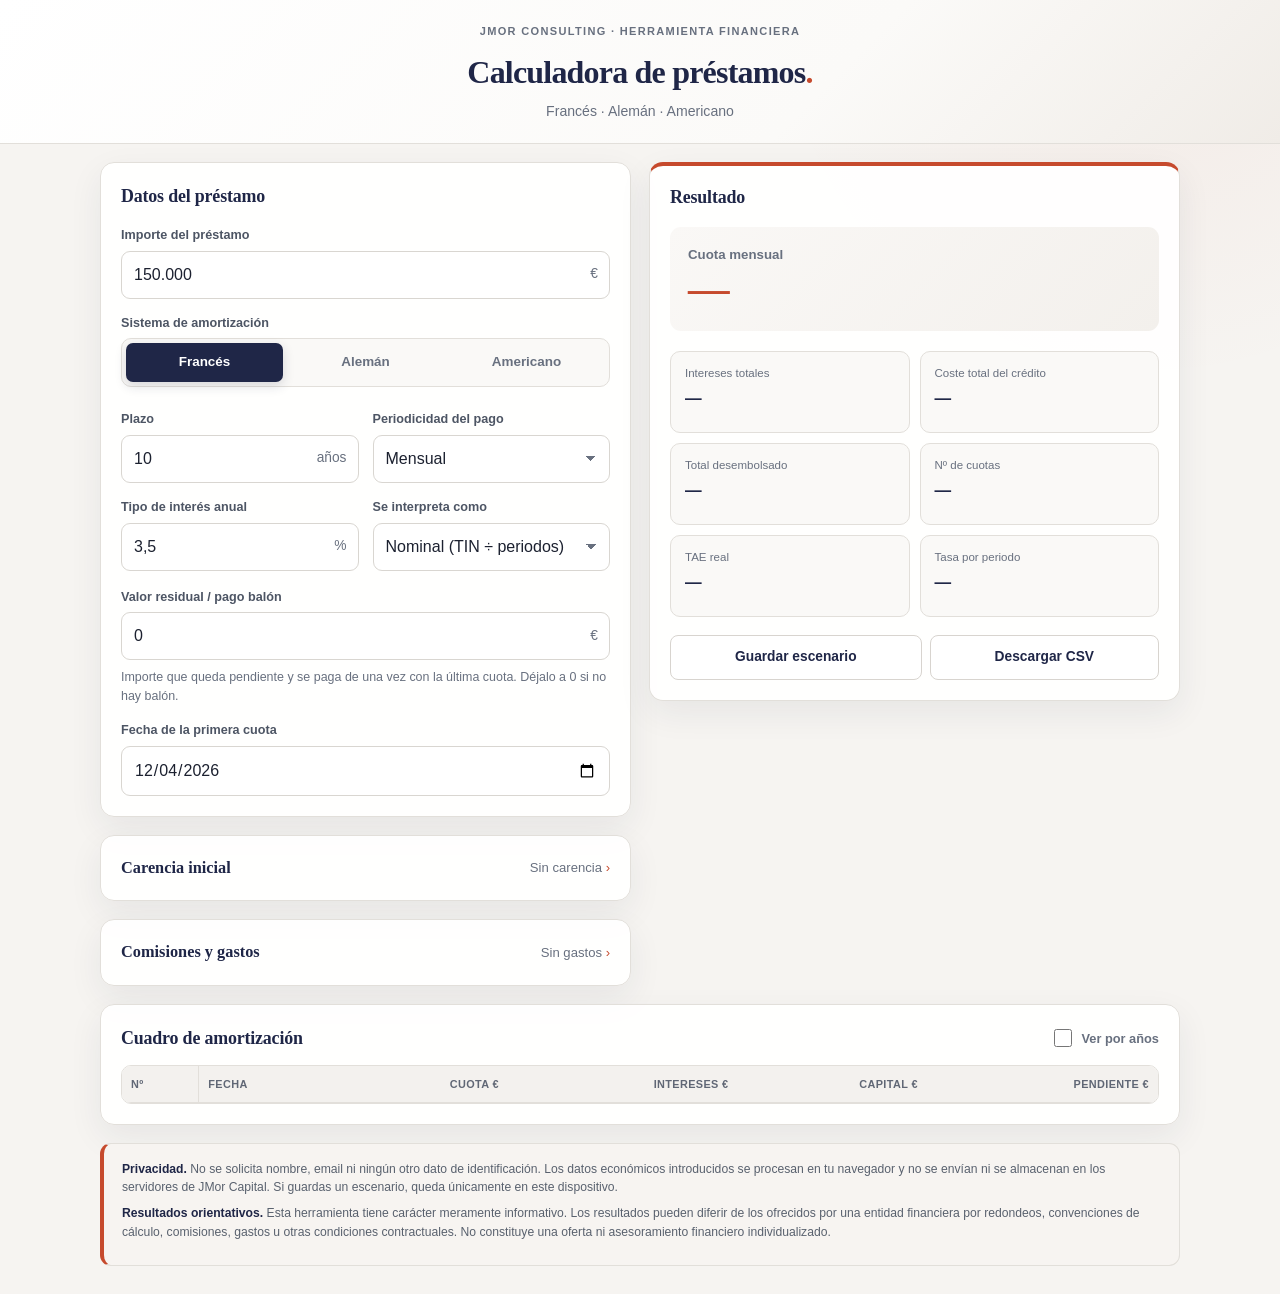
<file: prestamos/index.html>
<!DOCTYPE html>
<html lang="es">
<head>
<meta charset="utf-8">
<meta name="viewport" content="width=device-width, initial-scale=1, viewport-fit=cover">
<title>Calculadora de préstamos</title>
<meta name="description" content="Cuadro de amortización de préstamos por el sistema francés, alemán o americano, con valor residual, carencia, comisiones y TAE.">
<meta name="theme-color" content="#1f2647">
<meta name="apple-mobile-web-app-capable" content="yes">
<meta name="apple-mobile-web-app-status-bar-style" content="black-translucent">
<meta name="apple-mobile-web-app-title" content="Préstamos">
<link rel="manifest" href="manifest.webmanifest">
<link rel="apple-touch-icon" href="iconos/apple-touch-icon.png">
<link rel="icon" href="iconos/icono-192.png" type="image/png">
<link rel="stylesheet" href="estilos.css">
</head>
<body>

<header class="cabecera">
  <h1>Calculadora de préstamos</h1>
  <p>Francés · Alemán · Americano</p>
</header>

<main>
  <form id="formulario" novalidate>

    <section class="tarjeta">
      <h2>Datos del préstamo</h2>

      <div class="campo">
        <label for="capital">Importe del préstamo</label>
        <div class="entrada-con-sufijo">
          <input id="capital" name="capital" type="text" inputmode="decimal" value="150.000" autocomplete="off" enterkeyhint="done">
          <span class="sufijo">€</span>
        </div>
      </div>

      <div class="campo">
        <span class="etiqueta">Sistema de amortización</span>
        <div class="segmentado" role="radiogroup" aria-label="Sistema de amortización">
          <label><input type="radio" name="sistema" value="frances" checked><span>Francés</span></label>
          <label><input type="radio" name="sistema" value="aleman"><span>Alemán</span></label>
          <label><input type="radio" name="sistema" value="americano"><span>Americano</span></label>
        </div>
        <p class="ayuda" id="ayuda-sistema"></p>
      </div>

      <div class="fila">
        <div class="campo">
          <label for="anos">Plazo</label>
          <div class="entrada-con-sufijo">
            <input id="anos" name="anos" type="text" inputmode="decimal" value="10" autocomplete="off">
            <span class="sufijo">años</span>
          </div>
        </div>
        <div class="campo">
          <label for="frecuencia">Periodicidad del pago</label>
          <select id="frecuencia" name="frecuencia">
            <option value="mensual" selected>Mensual</option>
            <option value="trimestral">Trimestral</option>
            <option value="semestral">Semestral</option>
            <option value="anual">Anual</option>
          </select>
        </div>
      </div>

      <div class="fila">
        <div class="campo">
          <label for="tipoAnual">Tipo de interés anual</label>
          <div class="entrada-con-sufijo">
            <input id="tipoAnual" name="tipoAnual" type="text" inputmode="decimal" value="3,5" autocomplete="off">
            <span class="sufijo">%</span>
          </div>
        </div>
        <div class="campo">
          <label for="convencion">Se interpreta como</label>
          <select id="convencion" name="convencion">
            <option value="nominal" selected>Nominal (TIN ÷ periodos)</option>
            <option value="efectivo">Efectivo (tasa equivalente)</option>
          </select>
        </div>
      </div>
      <p class="ayuda" id="ayuda-convencion"></p>

      <div class="campo" id="campo-residual">
        <label for="residual">Valor residual / pago balón</label>
        <div class="entrada-con-sufijo">
          <input id="residual" name="residual" type="text" inputmode="decimal" value="0" autocomplete="off">
          <span class="sufijo">€</span>
        </div>
        <p class="ayuda">Importe que queda pendiente y se paga de una vez con la última cuota. Déjalo a 0 si no hay balón.</p>
      </div>

      <div class="campo" id="aviso-americano" hidden>
        <p class="ayuda destacada">En el sistema americano el valor residual es todo el principal: solo se pagan intereses y el capital se devuelve íntegro al vencimiento.</p>
      </div>

      <div class="campo">
        <label for="fechaInicio">Fecha de la primera cuota</label>
        <input id="fechaInicio" name="fechaInicio" type="date">
      </div>
    </section>

    <details class="tarjeta desplegable" id="bloque-carencia">
      <summary><h2>Carencia inicial</h2><span class="resumen-desplegable" id="etiqueta-carencia">Sin carencia</span></summary>
      <div class="contenido-desplegable">
        <div class="fila">
          <div class="campo">
            <label for="carencia">Cuotas en carencia</label>
            <input id="carencia" name="carencia" type="text" inputmode="numeric" value="0" autocomplete="off">
          </div>
          <div class="campo">
            <label for="tipoCarencia">Tipo de carencia</label>
            <select id="tipoCarencia" name="tipoCarencia">
              <option value="parcial" selected>Parcial (solo intereses)</option>
              <option value="total">Total (los intereses se capitalizan)</option>
            </select>
          </div>
        </div>
        <p class="ayuda">En la carencia parcial pagas solo los intereses y la deuda no baja. En la total no pagas nada y los intereses se suman al capital pendiente.</p>
      </div>
    </details>

    <details class="tarjeta desplegable" id="bloque-gastos">
      <summary><h2>Comisiones y gastos</h2><span class="resumen-desplegable" id="etiqueta-gastos">Sin gastos</span></summary>
      <div class="contenido-desplegable">
        <div class="fila">
          <div class="campo">
            <label for="comisionAperturaPct">Comisión de apertura</label>
            <div class="entrada-con-sufijo">
              <input id="comisionAperturaPct" name="comisionAperturaPct" type="text" inputmode="decimal" value="0" autocomplete="off">
              <span class="sufijo">%</span>
            </div>
          </div>
          <div class="campo">
            <label for="gastosIniciales">Otros gastos iniciales</label>
            <div class="entrada-con-sufijo">
              <input id="gastosIniciales" name="gastosIniciales" type="text" inputmode="decimal" value="0" autocomplete="off">
              <span class="sufijo">€</span>
            </div>
          </div>
        </div>
        <p class="ayuda">Se descuentan del importe recibido para calcular la TAE real (tasación, notaría, corretaje…).</p>
      </div>
    </details>

    <p class="errores" id="errores" role="alert" hidden></p>
  </form>

  <section class="tarjeta resultado" id="resultado" aria-live="polite">
    <h2>Resultado</h2>
    <div class="cuota-principal">
      <span class="etiqueta-cuota" id="etiqueta-cuota">Cuota mensual</span>
      <strong id="cuota-valor">—</strong>
      <span class="matiz" id="cuota-matiz"></span>
    </div>
    <dl class="magnitudes">
      <div><dt>Intereses totales</dt><dd id="m-intereses">—</dd></div>
      <div><dt>Coste total del crédito</dt><dd id="m-coste">—</dd></div>
      <div><dt>Total desembolsado</dt><dd id="m-total">—</dd></div>
      <div><dt>Nº de cuotas</dt><dd id="m-cuotas">—</dd></div>
      <div><dt>TAE real</dt><dd id="m-tae">—</dd></div>
      <div><dt>Tasa por periodo</dt><dd id="m-tasa">—</dd></div>
    </dl>
    <div class="acciones">
      <button type="button" id="btn-guardar" class="secundario">Guardar escenario</button>
      <button type="button" id="btn-csv" class="secundario">Descargar CSV</button>
      <button type="button" id="btn-compartir" class="secundario" hidden>Compartir</button>
    </div>
  </section>

  <section class="tarjeta" id="bloque-cuadro">
    <div class="cabecera-tabla">
      <h2>Cuadro de amortización</h2>
      <label class="conmutador"><input type="checkbox" id="agrupar-anual"><span>Ver por años</span></label>
    </div>
    <div class="contenedor-tabla" id="contenedor-cuadro">
      <table id="tabla">
        <thead>
          <tr>
            <th scope="col">Nº</th>
            <th scope="col">Fecha</th>
            <th scope="col">Cuota €</th>
            <th scope="col">Intereses €</th>
            <th scope="col">Capital €</th>
            <th scope="col">Pendiente €</th>
          </tr>
        </thead>
        <tbody id="cuerpo-tabla"></tbody>
        <tfoot id="pie-tabla"></tfoot>
      </table>
    </div>
    <p class="ayuda pista-tabla" id="pista-tabla" hidden>Desliza la tabla hacia la izquierda para ver el capital amortizado y el saldo pendiente.</p>
  </section>

  <section class="tarjeta" id="bloque-escenarios" hidden>
    <div class="cabecera-tabla">
      <h2>Escenarios guardados</h2>
      <button type="button" id="btn-borrar-todo" class="enlace">Borrar todos</button>
    </div>
    <div class="contenedor-tabla">
      <table id="tabla-escenarios">
        <thead>
          <tr>
            <th scope="col">Escenario</th>
            <th scope="col">Cuota</th>
            <th scope="col">Intereses</th>
            <th scope="col">Coste total</th>
            <th scope="col">TAE</th>
            <th scope="col"><span class="oculto-visual">Acciones</span></th>
          </tr>
        </thead>
        <tbody id="cuerpo-escenarios"></tbody>
      </table>
    </div>
  </section>

  <footer class="pie">
    <p><strong>Privacidad.</strong> No se solicita nombre, email ni ningún otro dato de identificación. Los datos económicos introducidos se procesan en tu navegador y no se envían ni se almacenan en los servidores de JMor Capital. Si guardas un escenario, queda únicamente en este dispositivo.</p>
    <p><strong>Resultados orientativos.</strong> Esta herramienta tiene carácter meramente informativo. Los resultados pueden diferir de los ofrecidos por una entidad financiera por redondeos, convenciones de cálculo, comisiones, gastos u otras condiciones contractuales. No constituye una oferta ni asesoramiento financiero individualizado.</p>
    <p id="estado-offline"></p>
  </footer>
</main>

<script type="module" src="app.js"></script>
</body>
</html>
</file>
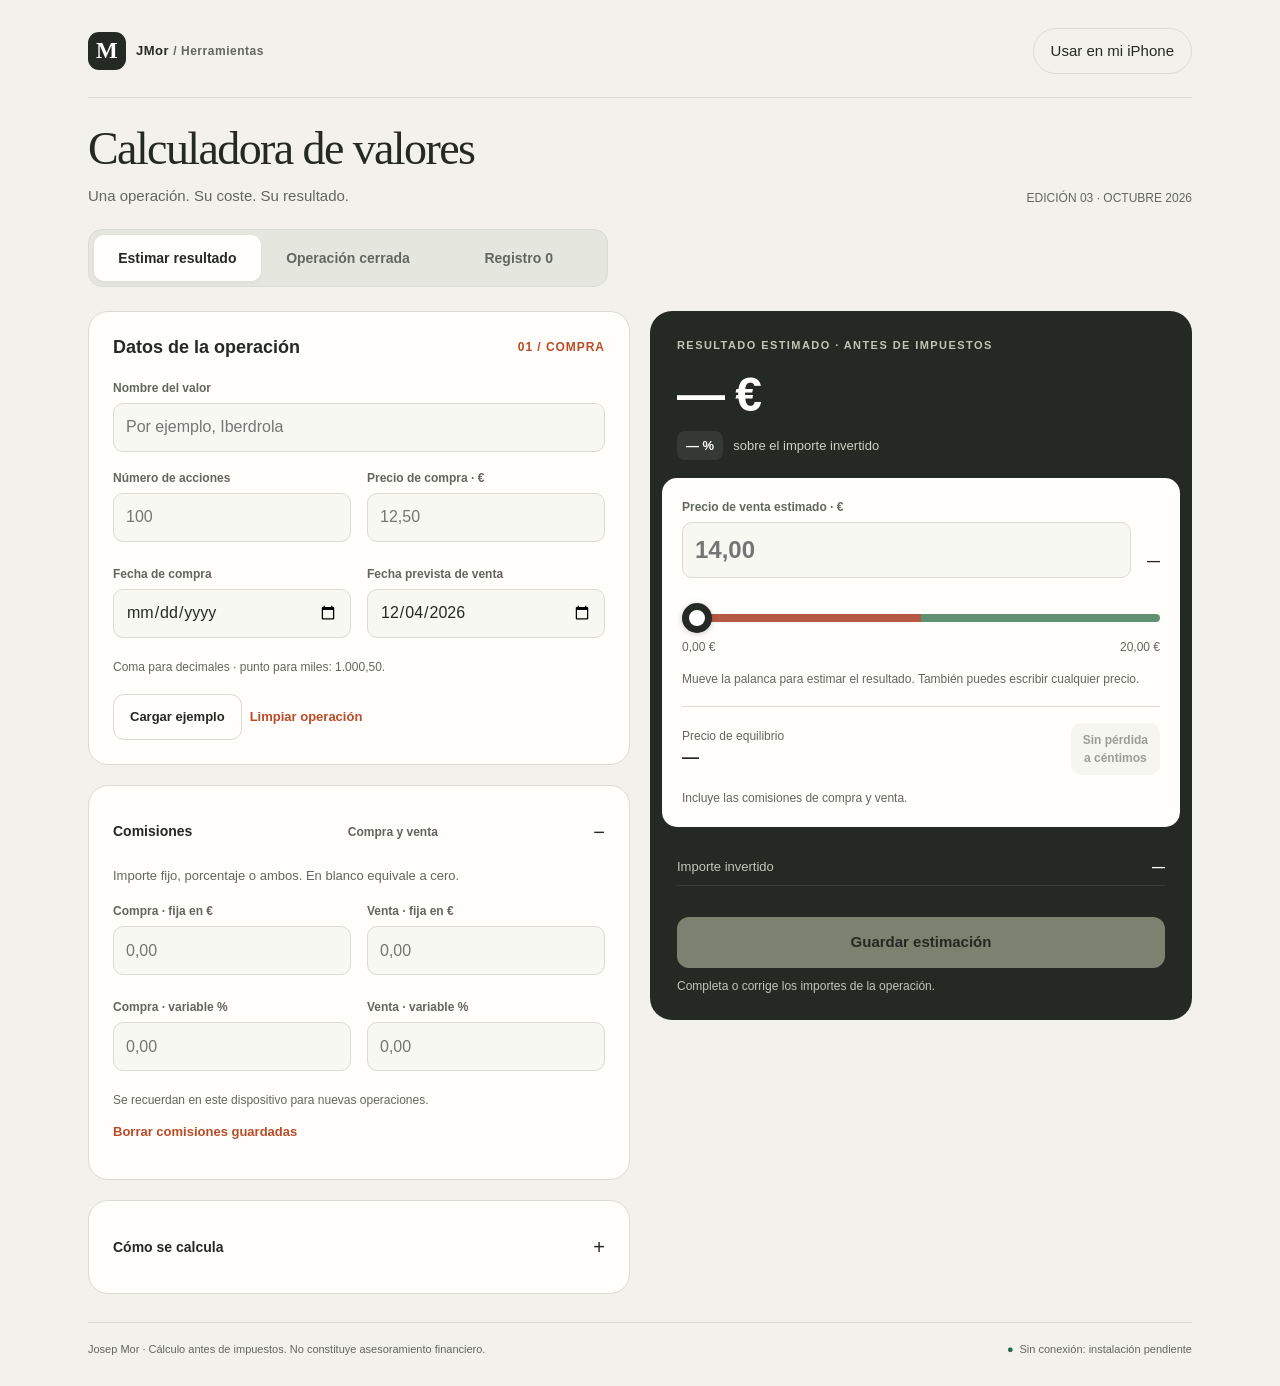
<file: valores/index.html>
<!doctype html>
<html lang="es"><head><meta charset="utf-8"><meta name="viewport" content="width=device-width, initial-scale=1, viewport-fit=cover"><meta name="theme-color" content="#252923"><meta name="apple-mobile-web-app-capable" content="yes"><meta name="apple-mobile-web-app-status-bar-style" content="default"><meta name="apple-mobile-web-app-title" content="Valores"><meta name="description" content="Calcula el resultado de una operación en acciones, sus comisiones y su precio de equilibrio."><title>Valores · JMor</title><link rel="manifest" href="./manifest.webmanifest"><link rel="icon" type="image/png" sizes="192x192" href="./icons/icon-192.png"><link rel="apple-touch-icon" sizes="192x192" href="./icons/icon-192.png"><style>:root{color-scheme:light;--paper:#f3f1eb;--card:#fffefa;--ink:#252923;--muted:#61675f;--line:#d8dcd2;--accent:#ba4b28;--green:#27694d;--red:#ab392c;--wash:#e9ede3;font-family:-apple-system,BlinkMacSystemFont,'Segoe UI',sans-serif;font-synthesis:none}*{box-sizing:border-box}body{margin:0;background:var(--paper);color:var(--ink);font-size:15px;line-height:1.5}button,input,select{font:inherit}button{cursor:pointer;min-height:46px}button:disabled{cursor:default;opacity:.45}button,input,select,summary{touch-action:manipulation}button:focus-visible,input:focus-visible,select:focus-visible,summary:focus-visible,a:focus-visible{outline:3px solid #bd572d;outline-offset:3px}button{border:0}a{color:var(--accent)}[hidden]{display:none!important}.shell{max-width:1160px;margin:auto;padding:28px 28px calc(28px + env(safe-area-inset-bottom))}.brand{display:flex;align-items:center;gap:10px;font-size:13px;font-weight:650;letter-spacing:.04em}.mark{width:38px;height:38px;display:grid;place-items:center;background:var(--ink);color:#fff;border-radius:11px;font-family:Georgia,serif;font-size:23px}.top{display:flex;align-items:center;justify-content:space-between;gap:20px;padding-bottom:23px;border-bottom:1px solid var(--line)}.subtle{font-size:12px;color:var(--muted)}.help{background:transparent;border:1px solid var(--line);border-radius:24px;padding:0 17px;color:var(--ink)}.headline{display:flex;align-items:flex-end;justify-content:space-between;gap:20px;margin:25px 0 22px}h1{font-family:Georgia,'Times New Roman',serif;font-weight:400;font-size:46px;line-height:1.12;letter-spacing:-1.6px;margin:0 0 10px}h2{font-size:18px;line-height:1.25;margin:0}p{margin:0}.intro{color:var(--muted)}.version{font-size:12px;color:var(--muted);white-space:nowrap}.tabs{display:flex;gap:4px;background:#e5e7df;border:1px solid var(--line);padding:5px;border-radius:14px;max-width:520px;margin-bottom:24px}.tabs button{flex:1;border-radius:10px;background:transparent;color:var(--muted);font-size:14px;font-weight:650;white-space:nowrap}.tabs button[aria-pressed=true]{background:var(--card);color:var(--ink);box-shadow:0 2px 4px #2530220c}.layout{display:grid;grid-template-columns:minmax(0,1fr) minmax(0,1fr);grid-template-areas:'operation outcome' 'commissions outcome' 'method outcome';gap:20px;align-items:start}.card{background:var(--card);border:1px solid var(--line);border-radius:20px;padding:24px}.operation{grid-area:operation}.commissions{grid-area:commissions}.method{grid-area:method}.outcome{grid-area:outcome;position:sticky;top:20px;overflow:hidden;background:var(--ink);color:#fffefa;border-radius:22px}.eyebrow{font-size:11px;font-weight:700;letter-spacing:.13em;text-transform:uppercase}.section-title{display:flex;justify-content:space-between;align-items:center;gap:12px;margin-bottom:20px}.step{color:var(--accent);font-weight:700;font-size:12px;letter-spacing:.08em}.fields{display:grid;grid-template-columns:minmax(0,1fr) minmax(0,1fr);gap:17px 16px}.field{display:flex;flex-direction:column;gap:6px;min-width:0}.field.full{grid-column:1/-1}.field>span:first-child{font-size:12px;font-weight:650;color:var(--muted)}input:not([type=range]),select{width:100%;min-width:0;max-width:100%;height:49px;background:#f8f8f2;border:1px solid var(--line);border-radius:10px;padding:10px 12px;color:var(--ink);font-size:16px;font-variant-numeric:tabular-nums}input[type=date]{appearance:none;-webkit-appearance:none;min-width:0;text-align:left}input[type=date]::-webkit-date-and-time-value{text-align:left}input[aria-invalid=true]{border:2px solid var(--red)}.field small{color:var(--red);font-size:12px;line-height:1.35}.hint{font-size:12px;color:var(--muted);margin-top:14px}.button-row{display:flex;gap:8px;flex-wrap:wrap;margin-top:18px}.secondary{border:1px solid var(--line);background:transparent;border-radius:11px;padding:8px 16px;color:var(--ink);font-size:13px;font-weight:600}.link-button{color:var(--accent);background:transparent;padding:4px 0;font-size:13px;font-weight:650}.result-top{padding:26px 27px 18px}.result-top .eyebrow{color:#bfc6b7}.amount{font-size:clamp(30px,4vw,48px);line-height:1.15;font-weight:600;letter-spacing:-1.5px;margin:13px 0 9px;font-variant-numeric:tabular-nums;overflow-wrap:anywhere}.return-row{display:flex;align-items:center;gap:10px;flex-wrap:wrap;color:#cbd1c4;font-size:13px}.pill{display:inline-flex;background:#ffffff13;border-radius:8px;padding:5px 9px;font-weight:650;color:#fffefa}.positive{color:var(--green)}.negative{color:var(--red)}.outcome .positive{color:#b4ddb9}.outcome .negative{color:#ffb3a0}.price-panel{margin:0 12px 12px;padding:20px;background:#fffefa;border-radius:15px;color:var(--ink)}.price-head{display:flex;gap:16px;align-items:flex-end}.price-head .field{flex:1}.price-head input{font-size:24px;font-weight:600;height:56px}.change{font-size:13px;font-weight:600;text-align:right;padding-bottom:14px;white-space:nowrap}input[type=range]{-webkit-appearance:none;appearance:none;width:100%;height:8px;border-radius:6px;display:block;margin:30px 0 16px;background:linear-gradient(to right,#b55944 0%,#b55944 var(--break,50%),#619073 var(--break,50%),#619073 100%);touch-action:pan-y}input[type=range]::-webkit-slider-thumb{-webkit-appearance:none;width:30px;height:30px;background:#fff;border:7px solid var(--ink);border-radius:50%;box-shadow:0 1px 6px #0003}input[type=range]::-moz-range-thumb{width:18px;height:18px;background:#fff;border:6px solid var(--ink);border-radius:50%}.scale{display:flex;justify-content:space-between;color:var(--muted);font-size:12px}.equilibrium{display:flex;justify-content:space-between;align-items:center;gap:12px;border-top:1px solid var(--line);margin-top:18px;padding-top:16px}.eq-price{font-weight:700;font-size:17px}.eq-label{font-size:12px;color:var(--muted)}.equilibrium button{background:var(--wash);color:var(--ink);border-radius:10px;padding:8px 12px;font-size:12px;font-weight:650}.result-bottom{padding:10px 27px 25px}.detail-row{display:flex;justify-content:space-between;gap:18px;font-size:13px;padding:8px 0;border-bottom:1px solid #ffffff19}.detail-row span{color:#c0c7b9}.detail-row strong{text-align:right;font-weight:550;font-variant-numeric:tabular-nums;overflow-wrap:anywhere}.save{background:#e9eecc;border-radius:12px;color:var(--ink);font-weight:650;width:100%;margin-top:21px;min-height:51px;padding:10px}.save-note{font-size:12px;color:#c0c7b9;line-height:1.4;margin-top:10px}.comm-label{font-size:12px;text-transform:uppercase;letter-spacing:.08em;color:var(--muted);margin-bottom:10px}summary{cursor:pointer;min-height:44px;display:flex;align-items:center;justify-content:space-between;font-weight:650;font-size:14px}summary:after{content:'+';font-size:20px;font-weight:400}details[open]>summary:after{content:'−'}details p{margin-top:12px;font-size:13px;color:var(--muted)}.formula{font-family:ui-monospace,monospace;font-size:12px!important;overflow-wrap:anywhere}.notice{padding:14px 18px;border:1px solid #dcb594;background:#fff2df;border-radius:12px;color:#71411d;font-size:13px;margin-bottom:16px}.footer{border-top:1px solid var(--line);padding-top:18px;margin-top:28px;display:flex;justify-content:space-between;gap:20px;color:var(--muted);font-size:11px}.status-dot:before{content:'●';color:var(--green);padding-right:6px}.toast{position:fixed;bottom:calc(22px + env(safe-area-inset-bottom));left:50%;transform:translateX(-50%);max-width:calc(100% - 32px);width:max-content;background:#252923;color:#fff;padding:14px 22px;border-radius:14px;box-shadow:0 5px 25px #0003;z-index:10;font-size:14px}.reg-head{display:flex;justify-content:space-between;align-items:center;gap:15px;margin-bottom:18px}.reg-head select{max-width:240px}.stats{display:grid;grid-template-columns:repeat(3,minmax(0,1fr));gap:14px;margin:20px 0}.stats .card{padding:18px}.stats strong{display:block;font-size:25px;overflow-wrap:anywhere;margin-top:5px}.entry{margin-top:12px}.entry-top{display:flex;justify-content:space-between;gap:16px}.entry h3{margin:4px 0;font-size:17px;overflow-wrap:anywhere}.entry-profit{text-align:right;font-size:22px;font-weight:600;white-space:nowrap}.badge{font-size:10px;letter-spacing:.06em;text-transform:uppercase;color:var(--muted)}.entry-meta{font-size:12px;color:var(--muted);margin-top:10px}.empty{text-align:center;padding:55px 20px}.empty h2{font-family:Georgia,serif;font-size:28px;font-weight:400;margin-bottom:10px}.entry button{min-height:44px}.sr-only{position:absolute;width:1px;height:1px;overflow:hidden;clip:rect(0,0,0,0)}dialog{border:1px solid var(--line);border-radius:20px;max-width:520px;width:calc(100% - 32px);padding:28px;color:var(--ink);background:var(--card)}dialog::backdrop{background:#18201688}dialog h2{font-family:Georgia,serif;font-size:29px;font-weight:400}dialog p,dialog li{font-size:14px;margin-top:12px}.close{float:right;background:var(--wash);border-radius:10px;padding:8px 14px}.error-message{color:var(--red)}@media(max-width:720px){.shell{padding:18px 16px calc(24px + env(safe-area-inset-bottom))}.top{padding-bottom:16px}.brand{font-size:12px}.mark{width:34px;height:34px}.help{font-size:12px;padding:0 13px}.headline{margin:23px 0 20px}h1{font-size:37px}.version{display:none}.intro{font-size:13px}.tabs{max-width:none;margin-bottom:17px}.tabs button{font-size:12px}.layout{grid-template-columns:minmax(0,1fr);grid-template-areas:'operation' 'outcome' 'commissions' 'method';gap:16px}.outcome{position:static}.card{padding:20px;border-radius:17px}.fields{gap:15px 12px}.result-top{padding:24px 24px 18px}.amount{font-size:43px}.result-bottom{padding:8px 24px 24px}.footer{display:block}.footer p+p{margin-top:8px}.stats{gap:8px}.stats .card{padding:13px 10px}.stats strong{font-size:20px}.reg-head{align-items:flex-start}.reg-head select{max-width:175px}.entry-profit{font-size:18px}.entry-top{gap:10px}}@media(prefers-reduced-motion:no-preference){button{transition:background .15s,opacity .15s}}@media(max-width:350px){h1{font-size:32px}.fields{grid-template-columns:minmax(0,1fr)}.amount{font-size:36px}.price-head{gap:8px}.change{font-size:11px}}
</style></head>
<body><div class="shell"><header class="top"><div class="brand"><span class="mark" aria-hidden="true">M</span><span>JMor <span class="subtle">/ Herramientas</span></span></div><button class="help" id="helpButton">Usar en mi iPhone</button></header><div class="headline"><div><h1>Calculadora de valores</h1><p class="intro">Una operación. Su coste. Su resultado.</p></div><span class="version">EDICIÓN 03 · OCTUBRE 2026</span></div><nav class="tabs" aria-label="Modo de trabajo"><button data-tab="sim" aria-pressed="true">Estimar resultado</button><button data-tab="cerrada" aria-pressed="false">Operación cerrada</button><button data-tab="registro" aria-pressed="false">Registro <span id="count">0</span></button></nav><div id="warning" class="notice" role="alert" hidden></div><div id="updateNotice" class="notice" hidden>Nueva versión disponible. <button id="applyUpdate" class="link-button">Actualizar aplicación</button></div>
<main><div id="calculator" class="layout"><section class="card operation"><div class="section-title"><h2>Datos de la operación</h2><span class="step">01 / COMPRA</span></div><div class="fields">
<label class="field full"><span>Nombre del valor</span><input id="name" placeholder="Por ejemplo, Iberdrola" maxlength="100" autocomplete="off"></label>
<label class="field"><span>Número de acciones</span><input id="shares" inputmode="decimal" placeholder="100" aria-describedby="err-shares"><small id="err-shares"></small></label>
<label class="field"><span>Precio de compra · €</span><input id="buy" inputmode="decimal" placeholder="12,50" aria-describedby="err-buy"><small id="err-buy"></small></label>
<label class="field"><span>Fecha de compra</span><input id="buyDate" type="date" aria-describedby="err-buyDate"><small id="err-buyDate"></small></label>
<label class="field"><span id="dateLabel">Fecha prevista de venta</span><input id="sellDate" type="date" aria-describedby="err-sellDate"><small id="err-sellDate"></small></label></div><p class="hint">Coma para decimales · punto para miles: 1.000,50.</p><div class="button-row"><button class="secondary" id="example">Cargar ejemplo</button><button class="link-button" id="clearForm">Limpiar operación</button></div><p id="exampleNote" class="hint" hidden>Ejemplo ficticio; sustituye los datos por los tuyos.</p></section>
<section class="outcome" aria-label="Resultado de la operación"><div class="result-top"><div class="eyebrow" id="resultLabel">RESULTADO ESTIMADO · ANTES DE IMPUESTOS</div><div class="amount" id="profit">— €</div><div class="return-row"><span class="pill" id="return">— %</span><span>sobre el importe invertido</span></div></div><div class="price-panel"><div class="price-head"><label class="field"><span id="priceLabel">Precio de venta estimado · €</span><input id="sell" inputmode="decimal" placeholder="14,00" aria-describedby="err-sell"><small id="err-sell"></small></label><span id="variation" class="change">—</span></div><div id="lever"><label class="sr-only" for="priceSlider">Palanca del precio de venta estimado</label><input id="priceSlider" type="range" min="0" max="20" step="0.01" value="0" disabled><div class="scale"><span id="rangeMin">0,00 €</span><span id="rangeMax">20,00 €</span></div><p class="hint">Mueve la palanca para estimar el resultado. También puedes escribir cualquier precio.</p></div><div class="equilibrium"><div><div class="eq-label">Precio de equilibrio</div><div class="eq-price" id="equilibrium">—</div></div><button id="toEquilibrium" disabled>Sin pérdida<br>a céntimos</button></div><p class="hint" id="equilibriumNote">Incluye las comisiones de compra y venta.</p></div><div class="result-bottom"><div id="breakdown"></div><p class="save-note" id="annualNote"></p><button class="save" id="save" disabled>Guardar estimación</button><p id="saveHint" class="save-note">Introduce compra, acciones y precio de venta.</p></div></section>
<section class="card commissions"><details open><summary>Comisiones <span class="subtle">Compra y venta</span></summary><p>Importe fijo, porcentaje o ambos. En blanco equivale a cero.</p><div class="fields" style="margin-top:17px"><label class="field"><span>Compra · fija en €</span><input id="buyFixed" inputmode="decimal" placeholder="0,00" aria-describedby="err-buyFixed"><small id="err-buyFixed"></small></label><label class="field"><span>Venta · fija en €</span><input id="sellFixed" inputmode="decimal" placeholder="0,00" aria-describedby="err-sellFixed"><small id="err-sellFixed"></small></label><label class="field"><span>Compra · variable %</span><input id="buyPct" inputmode="decimal" placeholder="0,00" aria-describedby="err-buyPct"><small id="err-buyPct"></small></label><label class="field"><span>Venta · variable %</span><input id="sellPct" inputmode="decimal" placeholder="0,00" aria-describedby="err-sellPct"><small id="err-sellPct"></small></label></div><p class="hint">Se recuerdan en este dispositivo para nuevas operaciones.</p><button class="link-button" id="clearFees">Borrar comisiones guardadas</button></details></section>
<section class="card method"><details><summary>Cómo se calcula</summary><p>Compra y venta de la misma cantidad de acciones, en euros y sin flujos intermedios. No incluye dividendos, cambio de divisa, impuestos ni otras tarifas del intermediario.</p><p class="formula">Invertido = acciones × precio de compra + comisión de compra.</p><p class="formula">Resultado = acciones × precio de venta − comisión de venta − invertido.</p><p class="formula">Equilibrio = (invertido + comisión fija de venta) / [acciones × (1 − % de venta / 100)].</p><p>Rentabilidad anualizada: (neto de venta / invertido)^(365 / días) − 1. Se omite si las fechas no permiten calcularla. Los cálculos conservan precisión interna; los importes se presentan redondeados.</p></details></section></div>
<section id="registry" hidden><div class="reg-head"><h2>Registro de operaciones</h2><label><span class="sr-only">Mostrar en el registro</span><select id="filter"><option value="cerrada">Operaciones cerradas</option><option value="sim">Estimaciones</option></select></label></div><p class="intro" id="registryIntro"></p><div class="stats"><div class="card"><span class="subtle" id="totalLabel">Resultado realizado</span><strong id="totalProfit">—</strong></div><div class="card"><span class="subtle">Importe invertido¹</span><strong id="totalInvested">—</strong></div><div class="card"><span class="subtle">Operaciones</span><strong id="totalCount">0</strong></div></div><p class="hint">¹ Suma de los desembolsos registrados; no representa el capital de una cartera.</p><div class="button-row"><button class="secondary" id="exportCsv">Exportar vista a CSV</button><button class="secondary" id="backup">Copia de seguridad</button><button class="secondary" id="restore">Importar copia</button><input id="importFile" type="file" accept=".json,application/json" hidden></div><p class="hint">El registro se guarda solo en este navegador. No se sincroniza entre dispositivos. Exporta una copia para conservarlo.</p><div id="entries"></div><button id="legacy" class="link-button" hidden>Importar registro de la versión anterior</button></section></main>
<footer class="footer"><p>Josep Mor · Cálculo antes de impuestos. No constituye asesoramiento financiero.</p><p id="offlineStatus" class="status-dot">Cálculo en tu dispositivo</p></footer></div><div id="toast" class="toast" role="status" hidden></div>
<dialog id="helpDialog"><button class="close" id="closeHelp">Cerrar</button><h2>Siempre a mano.</h2><p>Abre esta calculadora en Safari en tu iPhone.</p><ol><li>Pulsa <strong>Compartir</strong> y <strong>Añadir a pantalla de inicio</strong>.</li><li>Si aparece, activa <strong>Abrir como app web</strong> y pulsa <strong>Añadir</strong>.</li><li>Ábrela desde su icono con conexión y espera a que indique <strong>Disponible sin conexión</strong>.</li></ol><p>Después podrás calcular sin internet. Los datos se guardan en ese navegador o app; no se sincronizan con otros dispositivos. Conserva una copia de seguridad.</p><p>En ordenador también puedes abrir el archivo HTML directamente, sin instalar nada. Para instalar la app en el iPhone se necesita la dirección web.</p></dialog>
<noscript>Activa JavaScript para utilizar la calculadora.</noscript><script>/* JMor · Valores 3.0.0 — cálculo independiente de la interfaz */
(function(root){
'use strict';
function number(value){
 if(typeof value==='number')return Number.isFinite(value)?value:NaN;
 const s=String(value??'').trim().replace(/[\s\u00a0€%]/g,'');
 if(!s)return NaN;
 let normalized;
 if(/^[+-]?\d{1,3}(\.\d{3})+(,\d+)?$/.test(s))normalized=s.replace(/\./g,'').replace(',','.');
 else if(/^[+-]?\d+(,\d+)?$/.test(s))normalized=s.replace(',','.');
 else if(/^[+-]?\d+\.\d+$/.test(s))normalized=s;
 else return NaN;
 const n=Number(normalized);return Number.isFinite(n)?n:NaN;
}
function dateDays(a,b){
 const parse=s=>{if(!/^\d{4}-\d{2}-\d{2}$/.test(s||''))return NaN;const t=Date.parse(s+'T00:00:00Z');return Number.isFinite(t)&&new Date(t).toISOString().slice(0,10)===s?t:NaN;};
 return (parse(b)-parse(a))/86400000;
}
function calculate(f){
 const errors={},n={};
 for(const k of ['shares','buy','sell','buyFixed','buyPct','sellFixed','sellPct']){
  const commission=k.includes('Fixed')||k.includes('Pct');
  n[k]=commission&&String(f[k]??'').trim()===''?0:number(f[k]);
  const max=k.includes('Pct')?100:k==='shares'?1e9:1e9;
  if(!Number.isFinite(n[k])||n[k]<0||((k==='shares'||k==='buy')&&n[k]===0)||n[k]>max||(k.includes('Pct')&&n[k]===100))
   errors[k]=k.includes('Pct')?'Introduce un porcentaje entre 0 y menos de 100.':(k==='shares'||k==='buy')?'Introduce un número mayor que 0 (máximo 1.000 millones).':'Introduce un número entre 0 y 1.000 millones.';
 }
 if(Object.keys(errors).length)return {ok:false,errors};
 const grossBuy=n.shares*n.buy,commissionBuy=n.buyFixed+grossBuy*n.buyPct/100,invested=grossBuy+commissionBuy;
 const grossSell=n.shares*n.sell,commissionSell=n.sellFixed+grossSell*n.sellPct/100,net=grossSell-commissionSell,profit=net-invested,returnPct=profit/invested*100;
 const equilibrium=(invested+n.sellFixed)/(n.shares*(1-n.sellPct/100));
 const cents=equilibrium*100,nearest=Math.round(cents);const safePrice=(Math.abs(cents-nearest)<1e-8?nearest:Math.ceil(cents))/100;
 const days=dateDays(f.buyDate,f.sellDate);
 let annual=null;if(days>0&&net>0){const x=Math.expm1(Math.log(net/invested)*365/days)*100;if(Number.isFinite(x))annual=x;}else if(days>0&&net===0)annual=-100;
 return {ok:true,errors,n,grossBuy,commissionBuy,invested,grossSell,commissionSell,net,profit,returnPct,equilibrium,safePrice,days:Number.isFinite(days)?days:null,annual,fees:commissionBuy+commissionSell};
}
const api={number,dateDays,calculate};root.ValoresMotor=api;if(typeof module!=='undefined')module.exports=api;
})(typeof globalThis==='undefined'?window:globalThis);
</script><script>/* JMor · Valores 3.0.0 */
(()=>{'use strict';
const $=id=>document.getElementById(id),M=ValoresMotor,KEY='jmor-valores-v3',OLD='calculadora-valores-registro-v1';
const ids=['name','shares','buy','sell','buyDate','sellDate','buyFixed','buyPct','sellFixed','sellPct'];
const feeIds=['buyFixed','buyPct','sellFixed','sellPct'];
const today=()=>{const d=new Date();return `${d.getFullYear()}-${String(d.getMonth()+1).padStart(2,'0')}-${String(d.getDate()).padStart(2,'0')}`;};
const blank=()=>Object.fromEntries(ids.map(k=>[k,k==='sellDate'?today():'']));
let db={version:3,records:[],fees:{},drafts:{sim:blank(),cerrada:blank()}},tab='sim',savedFingerprint='',storageFailed=false,loadBlocked=false,originalRaw=null,toastTimer,writeTimer,waitingWorker;
const fmt=(n,d=2)=>Number.isFinite(n)?new Intl.NumberFormat('es-ES',{minimumFractionDigits:d,maximumFractionDigits:d,useGrouping:true}).format(n):'—';
const eur=n=>fmt(n)+' €',pct=n=>fmt(n)+' %',signed=n=>(n>0.004?'+':'')+eur(n),formatDate=s=>s?s.split('-').reverse().join('/'):'—';
const text=(id,s)=>$(id).textContent=s;
function notice(s){text('warning',s);$('warning').hidden=!s;}
function flash(s){text('toast',s);$('toast').hidden=false;clearTimeout(toastTimer);toastTimer=setTimeout(()=>$('toast').hidden=true,4000);}
const esc=s=>String(s??'').replace(/[&<>"']/g,c=>({'&':'&amp;','<':'&lt;','>':'&gt;','"':'&quot;',"'":'&#39;'}[c]));
function recordValid(r){return r&&['sim','cerrada'].includes(r.mode)&&typeof r.id==='string'&&r.id.length<150&&r.form&&ids.every(k=>typeof r.form[k]==='string'&&r.form[k].length<=200)&&r.form.name.trim()&&M.calculate(r.form).ok&&M.dateDays(r.form.buyDate,r.form.sellDate)>=0;}
try{const raw=localStorage.getItem(KEY);originalRaw=raw;if(raw){const d=JSON.parse(raw);if(d.version!==3||!Array.isArray(d.records)||!d.records.every(recordValid))throw Error('formato');db.records=d.records;for(const k of feeIds)if(typeof d.fees?.[k]==='string')db.fees[k]=d.fees[k];for(const mode of ['sim','cerrada'])for(const k of ids)if(typeof d.drafts?.[mode]?.[k]==='string')db.drafts[mode][k]=d.drafts[mode][k];}}catch{loadBlocked=true;notice('No se ha podido leer el registro guardado. No se sobrescribirá. Puedes seguir calculando y exportar una copia; revisa los datos del navegador antes de guardar.');}
function persist(next){if(loadBlocked)return false;try{const data=JSON.stringify(next);localStorage.setItem(KEY,data);if(localStorage.getItem(KEY)!==data)throw Error('verificación');storageFailed=false;notice('');return true;}catch{storageFailed=true;notice('No se han podido guardar los cambios. Mantén esta ventana abierta y descarga una copia. Comprueba que el navegador permite almacenar datos.');return false;}}
function form(){return Object.fromEntries(ids.map(k=>[k,$(k).value]));}
function loadForm(){const f=db.drafts[tab];for(const k of ids)$(k).value=feeIds.includes(k)?db.fees[k]||'':f[k]||'';$('exampleNote').hidden=true;savedFingerprint='';render();}
function dates(f){if(!f.buyDate||!f.sellDate)return 'Añade las dos fechas para guardar y calcular la rentabilidad anualizada.';const d=M.dateDays(f.buyDate,f.sellDate);if(!Number.isFinite(d))return 'Revisa las fechas.';if(d<0)return 'La fecha de venta no puede ser anterior a la de compra.';if(tab==='cerrada'&&(f.buyDate>today()||f.sellDate>today()))return 'Una operación cerrada no puede tener fechas futuras.';return '';}
function render(){
 const f=form(),r=M.calculate(f),dateError=dates(f);
 for(const k of ids){const el=$('err-'+k);if(!el)continue;let e=r.errors[k]||'';if(k==='sellDate'&&f.buyDate&&f.sellDate)e=dateError;el.textContent=$(k).value?e:'';$(k).setAttribute('aria-invalid',String(!!el.textContent));}
 text('dateLabel',tab==='sim'?'Fecha prevista de venta':'Fecha de venta');text('priceLabel',tab==='sim'?'Precio de venta estimado · €':'Precio de venta · €');text('resultLabel',tab==='sim'?'RESULTADO ESTIMADO · ANTES DE IMPUESTOS':'RESULTADO REALIZADO · ANTES DE IMPUESTOS');$('lever').hidden=tab!=='sim';
 text('profit',r.ok?signed(r.profit):'— €');$('profit').className='amount'+(r.ok?(r.profit<-.004?' negative':r.profit>.004?' positive':''):'');text('return',r.ok?pct(r.returnPct):'— %');
 text('variation',r.ok?((r.n.sell/r.n.buy-1)*100>=0?'+':'')+pct((r.n.sell/r.n.buy-1)*100)+' s/ compra':'—');
 const eq=M.calculate({...f,sell:'0'});
 $('toEquilibrium').disabled=!eq.ok;$('priceSlider').disabled=!eq.ok;
 text('equilibrium',eq.ok?fmt(eq.equilibrium,6)+' €':'—');
 text('equilibriumNote',eq.ok?'Equilibrio mostrado con seis decimales. «Sin pérdida» fija '+eur(eq.safePrice)+', redondeando al céntimo superior cuando es necesario.':'Incluye las comisiones de compra y venta.');
 if(eq.ok){const hi=Math.min(1e9,Math.max(eq.n.buy*2,eq.safePrice*1.2,r.ok?r.n.sell:0,.01));const slider=$('priceSlider');const max=document.activeElement===slider?Number(slider.max):Math.ceil(hi*100)/100;slider.max=String(max);slider.value=r.ok?String(r.n.sell):'0';slider.style.setProperty('--break',Math.min(100,eq.equilibrium/max*100)+'%');slider.setAttribute('aria-valuetext',eur(r.ok?r.n.sell:0));text('rangeMax',eur(max));}
 const row=(a,b)=>`<div class="detail-row"><span>${esc(a)}</span><strong>${esc(b)}</strong></div>`;
 $('breakdown').innerHTML=r.ok?row('Importe invertido',eur(r.invested))+row('Neto de venta',eur(r.net))+row('Comisión de compra',eur(r.commissionBuy))+row('Comisión de venta',eur(r.commissionSell))+row('Plazo',r.days!==null&&r.days>=0?r.days+' días':'—')+row('Rentabilidad anualizada',!dateError&&r.annual!==null?pct(r.annual):'No calculable'):row('Importe invertido',eq.ok?eur(eq.invested):'—');
 text('annualNote',r.ok&&!dateError?(r.days===0?'Compra y venta en el mismo día: no procede anualizar.':r.annual===null?'No procede anualizar estos flujos.':r.days<90?'Plazo inferior a 90 días: la anualización extrapola el resultado; no es una previsión.':''):'');
 const fp=JSON.stringify([tab,f]);const canSave=r.ok&&f.name.trim()&&!dateError&&!loadBlocked;
 $('save').disabled=!canSave||savedFingerprint===fp;text('save',savedFingerprint===fp?'Guardado ✓':tab==='sim'?'Guardar estimación':'Guardar operación cerrada');
 text('saveHint',!r.ok?'Completa o corrige los importes de la operación.':!f.name.trim()?'Añade el nombre del valor para guardar.':dateError|| (loadBlocked?'El guardado está bloqueado para conservar el registro anterior.':'Se guardará solo en este dispositivo.'));
 text('count',String(db.records.length));
}
function changed(){const f=form();db.drafts[tab]=f;for(const k of feeIds)db.fees[k]=f[k];savedFingerprint='';render();clearTimeout(writeTimer);writeTimer=setTimeout(()=>persist(db),400);}
ids.forEach(k=>$(k).addEventListener('input',changed));
$('priceSlider').addEventListener('input',()=>{const val=Number($('priceSlider').value);$('sell').value=val.toFixed(2).replace('.',',');changed();});
$('toEquilibrium').addEventListener('click',()=>{const r=M.calculate({...form(),sell:'0'});if(r.ok){$('sell').value=r.safePrice.toFixed(2).replace('.',',');changed();}});
$('clearForm').addEventListener('click',()=>{db.drafts[tab]=blank();loadForm();changed();});
$('clearFees').addEventListener('click',()=>{for(const k of feeIds)$(k).value='';changed();});
$('example').addEventListener('click',()=>{const f={...blank(),name:'Ejemplo, S.A.',shares:'100',buy:'12,50',sell:'14',buyDate:'2026-03-02',buyFixed:'5',sellFixed:'5',buyPct:'0,1',sellPct:'0,1'};for(const k of ids)$(k).value=f[k];changed();$('exampleNote').hidden=false;});
for(const b of document.querySelectorAll('[data-tab]'))b.addEventListener('click',()=>{if(tab!=='registro')db.drafts[tab]=form();tab=b.dataset.tab;document.querySelectorAll('[data-tab]').forEach(x=>x.setAttribute('aria-pressed',String(x===b)));$('calculator').hidden=tab==='registro';$('registry').hidden=tab!=='registro';if(tab==='registro')renderRegistry();else loadForm();});
const uid=()=>typeof crypto.randomUUID==='function'?crypto.randomUUID():Date.now().toString(36)+Math.random().toString(36).slice(2);
$('save').addEventListener('click',()=>{const f=form(),r=M.calculate(f);if(!r.ok||!f.name.trim()||dates(f)||$('save').disabled)return;clearTimeout(writeTimer);const next={...db,records:[{id:uid(),mode:tab,form:f,savedAt:new Date().toISOString()},...db.records]};if(persist(next)){db=next;savedFingerprint=JSON.stringify([tab,f]);render();flash('Guardado en el registro.');}});
function renderRegistry(){const mode=$('filter').value,rows=db.records.filter(r=>r.mode===mode);text('registryIntro',mode==='cerrada'?'Resultados de operaciones finalizadas.':'Estimaciones guardadas individualmente. No se suman como beneficios realizados.');text('totalLabel',mode==='cerrada'?'Resultado realizado':'Resultado estimado');const calcs=rows.map(r=>M.calculate(r.form));text('totalProfit',mode==='cerrada'?eur(calcs.reduce((a,r)=>a+r.profit,0)):'No se suma');text('totalInvested',mode==='cerrada'?eur(calcs.reduce((a,r)=>a+r.invested,0)):'No se suma');text('totalCount',String(rows.length));$('exportCsv').disabled=!rows.length;
 $('entries').innerHTML=rows.length?rows.map(rec=>{const r=M.calculate(rec.form),f=rec.form;return `<article class="card entry"><div class="entry-top"><div><span class="badge">${mode==='sim'?'Estimación':'Operación cerrada'}</span><h3>${esc(f.name)}</h3></div><div class="entry-profit ${r.profit<0?'negative':'positive'}">${esc(signed(r.profit))}<div class="subtle">${esc(pct(r.returnPct))}</div></div><p class="entry-meta">${esc(formatDate(f.buyDate))} → ${esc(formatDate(f.sellDate))} · ${esc(fmt(r.n.shares,4).replace(/,?0+$/,''))} acciones</p><p class="entry-meta">Compra ${esc(eur(r.n.buy))} · Venta ${esc(eur(r.n.sell))} · Comisiones ${esc(eur(r.fees))}</p><p class="entry-meta">Rentabilidad anualizada: ${esc(r.annual===null?'No calculable':pct(r.annual))}</p><button class="link-button" data-delete="${esc(rec.id)}">Eliminar del registro</button></article>`;}).join(''):'<div class="card empty"><h2>Tu registro, en orden.</h2><p class="intro">Todavía no hay '+(mode==='sim'?'estimaciones guardadas.':'operaciones cerradas.')+'</p></div>';
 text('count',String(db.records.length));try{$('legacy').hidden=!localStorage.getItem(OLD);}catch{$('legacy').hidden=true;}
}
$('filter').addEventListener('change',renderRegistry);
$('entries').addEventListener('click',e=>{const id=e.target.dataset.delete;if(id&&confirm('¿Eliminar esta operación del registro?')){clearTimeout(writeTimer);const next={...db,records:db.records.filter(r=>r.id!==id)};if(persist(next)){db=next;renderRegistry();flash('Operación eliminada.');}}});
async function download(content,name,type){const blob=new Blob([content],{type});const file=new File([blob],name,{type});if(navigator.canShare?.({files:[file]})){try{await navigator.share({files:[file],title:'Valores · JMor'});return;}catch(e){if(e.name==='AbortError')return;}}const a=document.createElement('a'),url=URL.createObjectURL(blob);a.href=url;a.download=name;document.body.append(a);a.click();a.remove();setTimeout(()=>URL.revokeObjectURL(url),30000);}
const csvText=x=>{let s=String(x??'');if(/^[=+@\-\t\r]/.test(s))s="'"+s;return '"'+s.replace(/"/g,'""')+'"';};
const csvNumber=n=>Number.isFinite(n)?String(n).replace('.',','):'';
$('exportCsv').addEventListener('click',()=>{const rows=db.records.filter(r=>r.mode===$('filter').value);const lines=[['Modo','Valor','Fecha compra','Fecha venta','Acciones','Precio compra','Precio venta','Comisión compra','Comisión venta','Invertido','Neto venta','Resultado','Retorno %','Anualizado %'].join(';')];for(const rec of rows){const f=rec.form,r=M.calculate(f);lines.push([csvText(rec.mode==='sim'?'Estimación':'Cerrada'),csvText(f.name),csvText(f.buyDate),csvText(f.sellDate),...[r.n.shares,r.n.buy,r.n.sell,r.commissionBuy,r.commissionSell,r.invested,r.net,r.profit,r.returnPct,r.annual].map(csvNumber)].join(';'));}download('\ufeff'+lines.join('\r\n'),'valores-'+$('filter').value+'-'+today()+'.csv','text/csv;charset=utf-8');});
$('backup').addEventListener('click',()=>download(loadBlocked&&originalRaw?originalRaw:JSON.stringify(db,null,2),'valores-copia-'+today()+'.json','application/json'));
$('restore').addEventListener('click',()=>$('importFile').click());
$('importFile').addEventListener('change',async()=>{try{const file=$('importFile').files[0];if(!file)return;if(file.size>5e6)throw Error('La copia supera los 5 MB.');const data=JSON.parse(await file.text());if(data.version!==3||!Array.isArray(data.records)||!data.records.every(recordValid))throw Error('La copia no tiene un formato válido.');const existing=new Set(db.records.map(r=>r.id));const added=data.records.filter(r=>!existing.has(r.id)&&(existing.add(r.id),true));if(!added.length){flash('No hay operaciones nuevas que importar.');return;}const next={...db,records:[...added,...db.records]};clearTimeout(writeTimer);if(persist(next)){db=next;renderRegistry();flash(added.length+' operaciones importadas.');}}catch(e){notice(e.message||'No se pudo importar la copia.');}finally{$('importFile').value='';}});
$('legacy').addEventListener('click',()=>{try{const old=JSON.parse(localStorage.getItem(OLD));if(!Array.isArray(old))throw Error();const incoming=old.map((r,i)=>({id:'legacy-'+String(r.id||i),mode:r.modo,form:{name:String(r.nombre||''),shares:String(r.acciones??'').replace('.',','),buy:String(r.precioCompra??'').replace('.',','),sell:String(r.precioVenta??'').replace('.',','),buyDate:r.fechaCompra,sellDate:r.fechaVenta,buyFixed:String(r.comCompra??'').replace('.',','),sellFixed:String(r.comVenta??'').replace('.',','),buyPct:'0',sellPct:'0'},savedAt:r.guardado||''}));if(!incoming.every(recordValid))throw Error();const known=new Set(db.records.map(r=>r.id));const add=incoming.filter(r=>!known.has(r.id)&&(known.add(r.id),true));const next={...db,records:[...add,...db.records]};clearTimeout(writeTimer);if(persist(next)){db=next;renderRegistry();flash(add.length+' operaciones importadas; el original se conserva.');}}catch{notice('No se ha podido importar el registro anterior. Se conserva intacto.');}});
$('helpButton').addEventListener('click',()=>$('helpDialog').showModal());$('closeHelp').addEventListener('click',()=>$('helpDialog').close());
window.addEventListener('pagehide',()=>{if(tab!=='registro')db.drafts[tab]=form();if(writeTimer){clearTimeout(writeTimer);persist(db);}});
// Caches aisladas bajo /valores/. Nunca toca el service worker de /prestamos/.
if('serviceWorker' in navigator&&/^https?:$/.test(location.protocol)){
 navigator.serviceWorker.register('./sw.js',{scope:'./'}).then(reg=>{
 const showUpdate=()=>{waitingWorker=reg.waiting;if(waitingWorker)$('updateNotice').hidden=false;};showUpdate();
 reg.addEventListener('updatefound',()=>{const installing=reg.installing;installing?.addEventListener('statechange',()=>{if(installing.state==='installed'){if(navigator.serviceWorker.controller)showUpdate();}});});
 navigator.serviceWorker.ready.then(()=>text('offlineStatus','Disponible sin conexión'));
 }).catch(()=>text('offlineStatus','Sin conexión: instalación pendiente'));
 let reloading=false;navigator.serviceWorker.addEventListener('controllerchange',()=>{if(waitingWorker&&!reloading){reloading=true;location.reload();}});
 $('applyUpdate').addEventListener('click',()=>{clearTimeout(writeTimer);if(tab!=='registro')db.drafts[tab]=form();if(persist(db))waitingWorker?.postMessage({type:'SKIP_WAITING'});});
}else text('offlineStatus','Archivo autónomo · sin dependencias');
loadForm();
})();
</script></body></html>
</file>
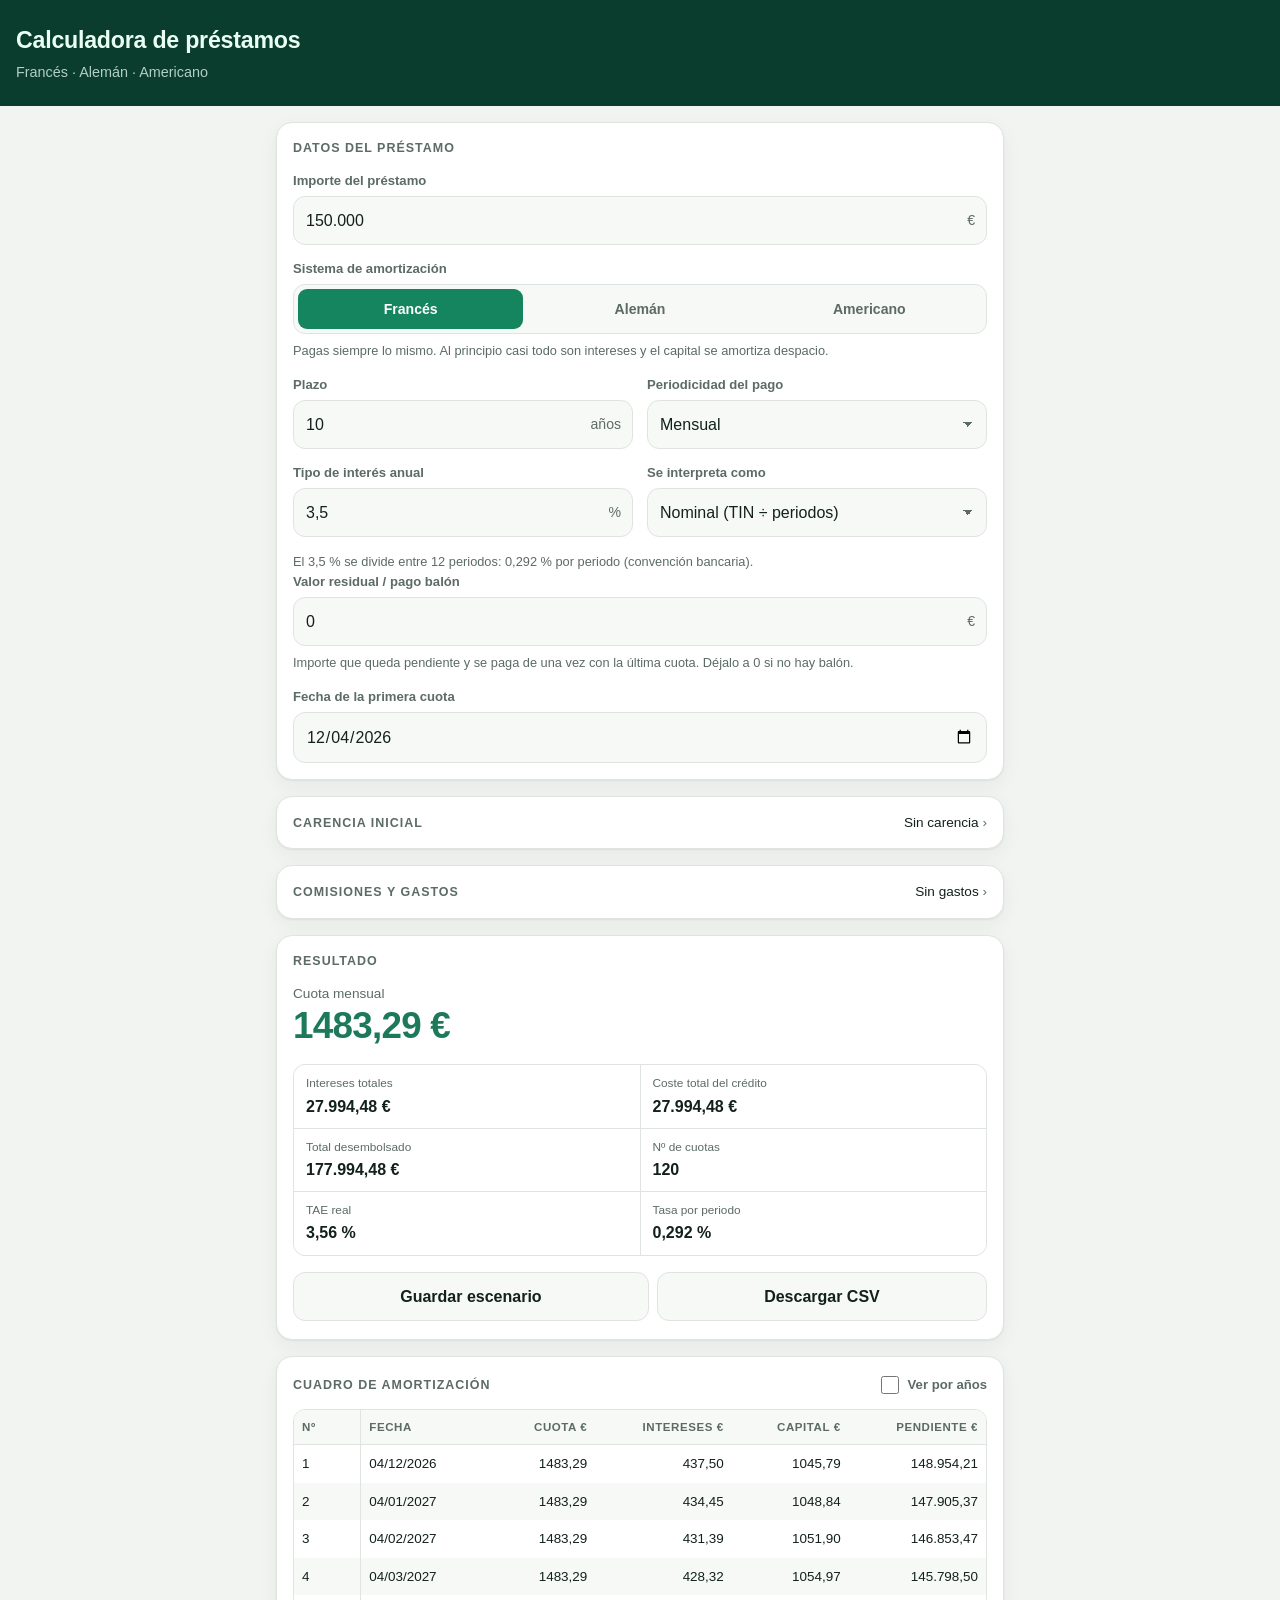
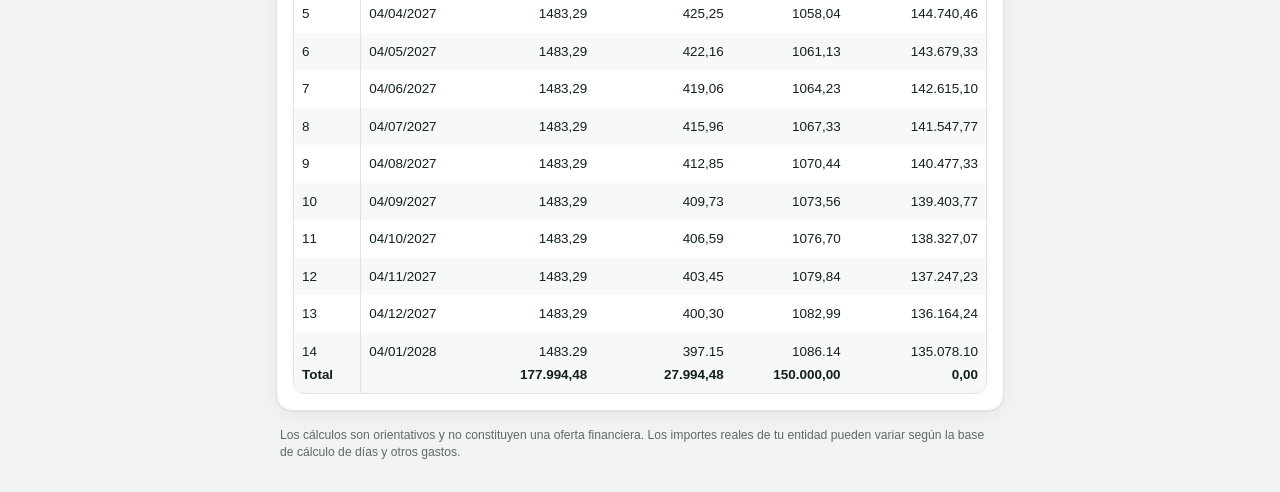
<file: prestamos/calculadora-prestamos.html>
<!DOCTYPE html>
<html lang="es">
<head>
<meta charset="utf-8">
<meta name="viewport" content="width=device-width, initial-scale=1, viewport-fit=cover">
<title>Calculadora de préstamos</title>
<meta name="description" content="Cuadro de amortización de préstamos por el sistema francés, alemán o americano, con valor residual, carencia, comisiones y TAE.">
<meta name="theme-color" content="#0b3d2e">
<meta name="apple-mobile-web-app-capable" content="yes">
<meta name="apple-mobile-web-app-status-bar-style" content="black-translucent">
<meta name="apple-mobile-web-app-title" content="Préstamos">
</head>
<body>
<style>
/* Calculadora de préstamos — hoja de estilos única, pensada para iPhone. */

/* Paleta clara. Todos los colores salen de estas variables: ninguna regla de
   más abajo declara un color dentro de un media query, para que los dos temas
   funcionen igual tanto por preferencia del sistema como por elección
   explícita (atributo data-theme, que usan las páginas que incrustan la app). */
:root {
  color-scheme: light dark;

  --cabecera-fondo: #0b3d2e;
  --cabecera-texto: #eafff4;
  --cabecera-borde: transparent;
  --verde-claro: #1c7a5a;
  --acento: #14855f;
  --sobre-acento: #ffffff;

  --fondo: #f2f4f2;
  --superficie: #ffffff;
  --superficie-2: #f7f9f7;
  --borde: #dfe4e0;
  --texto: #12211c;
  --texto-suave: #5c6b64;
  --error: #b3261e;

  --radio: 16px;
  --sombra: 0 1px 2px rgba(18, 33, 28, .06), 0 6px 20px rgba(18, 33, 28, .05);
  --seguro-inf: env(safe-area-inset-bottom, 0px);
}

/* Paleta oscura. Se repite en dos selectores a propósito: el media query cubre
   la preferencia del sistema (salvo que se haya pedido el tema claro a mano) y
   el atributo cubre la elección explícita. Si tocas uno, toca el otro. */
@media (prefers-color-scheme: dark) {
  :root:not([data-theme="light"]) {
    --cabecera-fondo: #17201c;
    --cabecera-texto: #e8f0eb;
    --cabecera-borde: #2b3831;
    --verde-claro: #7ee7a8;
    --acento: #5fd39a;
    --sobre-acento: #0e1512;
    --fondo: #0e1512;
    --superficie: #17201c;
    --superficie-2: #1d2823;
    --borde: #2b3831;
    --texto: #e8f0eb;
    --texto-suave: #9aada4;
    --error: #ff9b91;
    --sombra: none;
  }
}

:root[data-theme="dark"] {
  --cabecera-fondo: #17201c;
  --cabecera-texto: #e8f0eb;
  --cabecera-borde: #2b3831;
  --verde-claro: #7ee7a8;
  --acento: #5fd39a;
  --sobre-acento: #0e1512;
  --fondo: #0e1512;
  --superficie: #17201c;
  --superficie-2: #1d2823;
  --borde: #2b3831;
  --texto: #e8f0eb;
  --texto-suave: #9aada4;
  --error: #ff9b91;
  --sombra: none;
}

* { box-sizing: border-box; }

/* El atributo hidden debe ganar a los display de las reglas de más abajo. */
[hidden] { display: none !important; }

html { -webkit-text-size-adjust: 100%; }

body {
  margin: 0;
  padding: 0 0 calc(24px + var(--seguro-inf));
  background: var(--fondo);
  color: var(--texto);
  font: 16px/1.45 -apple-system, BlinkMacSystemFont, "Segoe UI", Roboto, "Helvetica Neue", sans-serif;
  font-variant-numeric: tabular-nums;
}

main {
  max-width: 760px;
  margin: 0 auto;
  padding: 0 16px;
  display: grid;
  /* minmax(0,1fr) impide que el cuadro de amortización, que es muy ancho,
     estire la rejilla y desborde la pantalla en horizontal. */
  grid-template-columns: minmax(0, 1fr);
  gap: 16px;
}
main > * { min-width: 0; }

/* --- Cabecera ------------------------------------------------------------ */

.cabecera {
  background: var(--cabecera-fondo);
  color: var(--cabecera-texto);
  border-bottom: 1px solid var(--cabecera-borde);
  padding: calc(24px + env(safe-area-inset-top, 0px)) 16px 22px;
  margin-bottom: 16px;
}
.cabecera h1 { margin: 0; font-size: 1.45rem; letter-spacing: -.01em; }
.cabecera p { margin: 4px 0 0; opacity: .75; font-size: .9rem; }

/* --- Tarjetas ------------------------------------------------------------ */

.tarjeta {
  background: var(--superficie);
  border: 1px solid var(--borde);
  border-radius: var(--radio);
  padding: 16px;
  box-shadow: var(--sombra);
}
.tarjeta > h2, .cabecera-tabla h2 {
  margin: 0 0 14px;
  font-size: .78rem;
  text-transform: uppercase;
  letter-spacing: .08em;
  color: var(--texto-suave);
}

/* --- Formulario ---------------------------------------------------------- */

form { display: grid; gap: 16px; }
.campo { display: grid; gap: 6px; margin-bottom: 14px; }
.tarjeta > .campo:last-child, .contenido-desplegable > .campo:last-child { margin-bottom: 0; }
.fila { display: grid; gap: 14px; grid-template-columns: minmax(0, 1fr) minmax(0, 1fr); }
@media (max-width: 460px) { .fila { grid-template-columns: minmax(0, 1fr); gap: 0; } }

label, .etiqueta { font-size: .82rem; font-weight: 600; color: var(--texto-suave); }

input[type="text"], input[type="date"], select {
  width: 100%;
  /* 16px evita que Safari haga zoom al enfocar el campo. */
  font: inherit;
  font-size: 16px;
  padding: 12px;
  border: 1px solid var(--borde);
  border-radius: 12px;
  background: var(--superficie-2);
  color: var(--texto);
  appearance: none;
  min-height: 46px;
}
input:focus-visible, select:focus-visible, button:focus-visible, summary:focus-visible {
  outline: 2px solid var(--acento);
  outline-offset: 2px;
}
select {
  background-image: linear-gradient(45deg, transparent 50%, var(--texto-suave) 50%),
                    linear-gradient(135deg, var(--texto-suave) 50%, transparent 50%);
  background-position: calc(100% - 18px) 50%, calc(100% - 13px) 50%;
  background-size: 5px 5px, 5px 5px;
  background-repeat: no-repeat;
  padding-right: 34px;
}

.entrada-con-sufijo { position: relative; display: flex; align-items: center; }
.entrada-con-sufijo input { padding-right: 52px; }
.sufijo {
  position: absolute;
  right: 12px;
  color: var(--texto-suave);
  font-size: .88rem;
  pointer-events: none;
}

.ayuda { margin: 2px 0 0; font-size: .8rem; color: var(--texto-suave); }
.ayuda.destacada {
  background: var(--superficie-2);
  border-left: 3px solid var(--acento);
  padding: 10px 12px;
  border-radius: 0 8px 8px 0;
}

/* Selector segmentado */
.segmentado {
  display: grid;
  grid-template-columns: repeat(3, minmax(0, 1fr));
  gap: 4px;
  background: var(--superficie-2);
  border: 1px solid var(--borde);
  border-radius: 12px;
  padding: 4px;
}
.segmentado label { margin: 0; position: relative; display: block; }
.segmentado input { position: absolute; inset: 0; opacity: 0; pointer-events: none; }
.segmentado span {
  display: block;
  text-align: center;
  padding: 10px 4px;
  border-radius: 9px;
  font-size: .88rem;
  font-weight: 600;
  color: var(--texto-suave);
  cursor: pointer;
}
.segmentado input:checked + span { background: var(--acento); color: var(--sobre-acento); }

/* Desplegables */
.desplegable summary {
  display: flex;
  align-items: center;
  justify-content: space-between;
  gap: 8px;
  cursor: pointer;
  list-style: none;
}
.desplegable summary::-webkit-details-marker { display: none; }
.desplegable summary h2 {
  margin: 0;
  font-size: .78rem;
  text-transform: uppercase;
  letter-spacing: .08em;
  color: var(--texto-suave);
}
.resumen-desplegable { font-size: .85rem; color: var(--texto); }
.resumen-desplegable::after { content: " ›"; color: var(--texto-suave); }
.desplegable[open] .resumen-desplegable::after { content: " ⌄"; }
.contenido-desplegable { padding-top: 16px; }

.errores {
  margin: 0;
  padding: 12px 14px;
  border-radius: 12px;
  background: color-mix(in srgb, var(--error) 12%, transparent);
  color: var(--error);
  font-size: .88rem;
}

/* --- Resultado ----------------------------------------------------------- */

.cuota-principal { display: grid; gap: 2px; margin-bottom: 16px; }
.etiqueta-cuota { font-size: .85rem; color: var(--texto-suave); }
.cuota-principal strong {
  font-size: 2.3rem;
  line-height: 1.1;
  letter-spacing: -.02em;
  color: var(--verde-claro);
}
.matiz { font-size: .82rem; color: var(--texto-suave); }

.magnitudes {
  display: grid;
  grid-template-columns: repeat(2, minmax(0, 1fr));
  gap: 1px;
  margin: 0;
  background: var(--borde);
  border: 1px solid var(--borde);
  border-radius: 12px;
  overflow: hidden;
}
.magnitudes > div { background: var(--superficie); padding: 10px 12px; }
.magnitudes dt { font-size: .74rem; color: var(--texto-suave); }
.magnitudes dd { margin: 2px 0 0; font-size: 1rem; font-weight: 600; }

.acciones { display: flex; flex-wrap: wrap; gap: 8px; margin-top: 16px; }
button {
  font: inherit;
  font-weight: 600;
  padding: 12px 16px;
  min-height: 46px;
  border-radius: 12px;
  border: 1px solid var(--borde);
  background: var(--superficie-2);
  color: var(--texto);
  cursor: pointer;
  flex: 1 1 auto;
}
button.secundario:active { background: var(--borde); }
button.enlace {
  border: 0;
  background: none;
  color: var(--texto-suave);
  padding: 4px;
  min-height: 0;
  font-size: .82rem;
  text-decoration: underline;
  flex: 0 0 auto;
}

/* --- Tablas -------------------------------------------------------------- */

.cabecera-tabla {
  display: flex;
  align-items: center;
  justify-content: space-between;
  gap: 12px;
  margin-bottom: 12px;
}
.cabecera-tabla h2 { margin: 0; }
.conmutador { display: flex; align-items: center; gap: 6px; font-size: .82rem; }
.conmutador input { width: 18px; height: 18px; accent-color: var(--acento); }

.contenedor-tabla {
  overflow: auto;
  max-height: 65vh;
  border: 1px solid var(--borde);
  border-radius: 12px;
  -webkit-overflow-scrolling: touch;
}
table { border-collapse: collapse; width: 100%; font-size: .84rem; }
th, td { padding: 9px 8px; text-align: right; white-space: nowrap; }
@media (max-width: 460px) { table { font-size: .8rem; } th, td { padding: 8px 6px; } }
th:first-child, td:first-child, th:nth-child(2), td:nth-child(2) { text-align: left; }
thead th {
  position: sticky;
  top: 0;
  background: var(--superficie-2);
  color: var(--texto-suave);
  font-size: .72rem;
  text-transform: uppercase;
  letter-spacing: .05em;
  z-index: 1;
  border-bottom: 1px solid var(--borde);
}
tbody tr:nth-child(even) { background: var(--superficie-2); }

/* La columna del número de cuota se queda fija al desplazar en horizontal. */
th:first-child, td:first-child {
  position: sticky;
  left: 0;
  background: var(--superficie);
  border-right: 1px solid var(--borde);
}
tbody tr:nth-child(even) td:first-child { background: var(--superficie-2); }
thead th:first-child, tfoot td:first-child { background: var(--superficie-2); z-index: 2; }
.pista-tabla { margin-top: 8px; }
tbody tr.carencia td { color: var(--texto-suave); font-style: italic; }
tbody tr.balon { font-weight: 700; }
tbody tr.balon td:first-child::after { content: " ●"; color: var(--acento); }
tbody tr.anual { font-weight: 600; }
tfoot td {
  position: sticky;
  bottom: 0;
  background: var(--superficie-2);
  font-weight: 700;
  border-top: 1px solid var(--borde);
}
.vacio { padding: 20px; text-align: center; color: var(--texto-suave); font-size: .88rem; }

#tabla-escenarios td:last-child, #tabla-escenarios th:last-child { text-align: right; }
#tabla-escenarios button { padding: 6px 10px; min-height: 0; font-size: .78rem; flex: 0 0 auto; }
.acciones-fila { display: flex; gap: 6px; justify-content: flex-end; }

.pie { color: var(--texto-suave); font-size: .76rem; padding: 0 4px; }
.pie p { margin: 0 0 6px; }

.oculto-visual {
  position: absolute;
  width: 1px; height: 1px;
  overflow: hidden;
  clip-path: inset(50%);
}

@media (prefers-reduced-motion: no-preference) {
  .cuota-principal strong { transition: color .2s ease; }
}

</style>

<header class="cabecera">
  <h1>Calculadora de préstamos</h1>
  <p>Francés · Alemán · Americano</p>
</header>

<main>
  <form id="formulario" novalidate>

    <section class="tarjeta">
      <h2>Datos del préstamo</h2>

      <div class="campo">
        <label for="capital">Importe del préstamo</label>
        <div class="entrada-con-sufijo">
          <input id="capital" name="capital" type="text" inputmode="decimal" value="150.000" autocomplete="off" enterkeyhint="done">
          <span class="sufijo">€</span>
        </div>
      </div>

      <div class="campo">
        <span class="etiqueta">Sistema de amortización</span>
        <div class="segmentado" role="radiogroup" aria-label="Sistema de amortización">
          <label><input type="radio" name="sistema" value="frances" checked><span>Francés</span></label>
          <label><input type="radio" name="sistema" value="aleman"><span>Alemán</span></label>
          <label><input type="radio" name="sistema" value="americano"><span>Americano</span></label>
        </div>
        <p class="ayuda" id="ayuda-sistema"></p>
      </div>

      <div class="fila">
        <div class="campo">
          <label for="anos">Plazo</label>
          <div class="entrada-con-sufijo">
            <input id="anos" name="anos" type="text" inputmode="decimal" value="10" autocomplete="off">
            <span class="sufijo">años</span>
          </div>
        </div>
        <div class="campo">
          <label for="frecuencia">Periodicidad del pago</label>
          <select id="frecuencia" name="frecuencia">
            <option value="mensual" selected>Mensual</option>
            <option value="trimestral">Trimestral</option>
            <option value="semestral">Semestral</option>
            <option value="anual">Anual</option>
          </select>
        </div>
      </div>

      <div class="fila">
        <div class="campo">
          <label for="tipoAnual">Tipo de interés anual</label>
          <div class="entrada-con-sufijo">
            <input id="tipoAnual" name="tipoAnual" type="text" inputmode="decimal" value="3,5" autocomplete="off">
            <span class="sufijo">%</span>
          </div>
        </div>
        <div class="campo">
          <label for="convencion">Se interpreta como</label>
          <select id="convencion" name="convencion">
            <option value="nominal" selected>Nominal (TIN ÷ periodos)</option>
            <option value="efectivo">Efectivo (tasa equivalente)</option>
          </select>
        </div>
      </div>
      <p class="ayuda" id="ayuda-convencion"></p>

      <div class="campo" id="campo-residual">
        <label for="residual">Valor residual / pago balón</label>
        <div class="entrada-con-sufijo">
          <input id="residual" name="residual" type="text" inputmode="decimal" value="0" autocomplete="off">
          <span class="sufijo">€</span>
        </div>
        <p class="ayuda">Importe que queda pendiente y se paga de una vez con la última cuota. Déjalo a 0 si no hay balón.</p>
      </div>

      <div class="campo" id="aviso-americano" hidden>
        <p class="ayuda destacada">En el sistema americano el valor residual es todo el principal: solo se pagan intereses y el capital se devuelve íntegro al vencimiento.</p>
      </div>

      <div class="campo">
        <label for="fechaInicio">Fecha de la primera cuota</label>
        <input id="fechaInicio" name="fechaInicio" type="date">
      </div>
    </section>

    <details class="tarjeta desplegable" id="bloque-carencia">
      <summary><h2>Carencia inicial</h2><span class="resumen-desplegable" id="etiqueta-carencia">Sin carencia</span></summary>
      <div class="contenido-desplegable">
        <div class="fila">
          <div class="campo">
            <label for="carencia">Cuotas en carencia</label>
            <input id="carencia" name="carencia" type="text" inputmode="numeric" value="0" autocomplete="off">
          </div>
          <div class="campo">
            <label for="tipoCarencia">Tipo de carencia</label>
            <select id="tipoCarencia" name="tipoCarencia">
              <option value="parcial" selected>Parcial (solo intereses)</option>
              <option value="total">Total (los intereses se capitalizan)</option>
            </select>
          </div>
        </div>
        <p class="ayuda">En la carencia parcial pagas solo los intereses y la deuda no baja. En la total no pagas nada y los intereses se suman al capital pendiente.</p>
      </div>
    </details>

    <details class="tarjeta desplegable" id="bloque-gastos">
      <summary><h2>Comisiones y gastos</h2><span class="resumen-desplegable" id="etiqueta-gastos">Sin gastos</span></summary>
      <div class="contenido-desplegable">
        <div class="fila">
          <div class="campo">
            <label for="comisionAperturaPct">Comisión de apertura</label>
            <div class="entrada-con-sufijo">
              <input id="comisionAperturaPct" name="comisionAperturaPct" type="text" inputmode="decimal" value="0" autocomplete="off">
              <span class="sufijo">%</span>
            </div>
          </div>
          <div class="campo">
            <label for="gastosIniciales">Otros gastos iniciales</label>
            <div class="entrada-con-sufijo">
              <input id="gastosIniciales" name="gastosIniciales" type="text" inputmode="decimal" value="0" autocomplete="off">
              <span class="sufijo">€</span>
            </div>
          </div>
        </div>
        <p class="ayuda">Se descuentan del importe recibido para calcular la TAE real (tasación, notaría, corretaje…).</p>
      </div>
    </details>

    <p class="errores" id="errores" role="alert" hidden></p>
  </form>

  <section class="tarjeta resultado" id="resultado" aria-live="polite">
    <h2>Resultado</h2>
    <div class="cuota-principal">
      <span class="etiqueta-cuota" id="etiqueta-cuota">Cuota mensual</span>
      <strong id="cuota-valor">—</strong>
      <span class="matiz" id="cuota-matiz"></span>
    </div>
    <dl class="magnitudes">
      <div><dt>Intereses totales</dt><dd id="m-intereses">—</dd></div>
      <div><dt>Coste total del crédito</dt><dd id="m-coste">—</dd></div>
      <div><dt>Total desembolsado</dt><dd id="m-total">—</dd></div>
      <div><dt>Nº de cuotas</dt><dd id="m-cuotas">—</dd></div>
      <div><dt>TAE real</dt><dd id="m-tae">—</dd></div>
      <div><dt>Tasa por periodo</dt><dd id="m-tasa">—</dd></div>
    </dl>
    <div class="acciones">
      <button type="button" id="btn-guardar" class="secundario">Guardar escenario</button>
      <button type="button" id="btn-csv" class="secundario">Descargar CSV</button>
      <button type="button" id="btn-compartir" class="secundario" hidden>Compartir</button>
    </div>
    <p class="ayuda" id="estado-acciones" role="status"></p>
  </section>

  <section class="tarjeta" id="bloque-cuadro">
    <div class="cabecera-tabla">
      <h2>Cuadro de amortización</h2>
      <label class="conmutador"><input type="checkbox" id="agrupar-anual"><span>Ver por años</span></label>
    </div>
    <div class="contenedor-tabla" id="contenedor-cuadro">
      <table id="tabla">
        <thead>
          <tr>
            <th scope="col">Nº</th>
            <th scope="col">Fecha</th>
            <th scope="col">Cuota €</th>
            <th scope="col">Intereses €</th>
            <th scope="col">Capital €</th>
            <th scope="col">Pendiente €</th>
          </tr>
        </thead>
        <tbody id="cuerpo-tabla"></tbody>
        <tfoot id="pie-tabla"></tfoot>
      </table>
    </div>
    <p class="ayuda pista-tabla" id="pista-tabla" hidden>Desliza la tabla hacia la izquierda para ver el capital amortizado y el saldo pendiente.</p>
  </section>

  <section class="tarjeta" id="bloque-escenarios" hidden>
    <div class="cabecera-tabla">
      <h2>Escenarios guardados</h2>
      <button type="button" id="btn-borrar-todo" class="enlace">Borrar todos</button>
    </div>
    <div class="contenedor-tabla">
      <table id="tabla-escenarios">
        <thead>
          <tr>
            <th scope="col">Escenario</th>
            <th scope="col">Cuota</th>
            <th scope="col">Intereses</th>
            <th scope="col">Coste total</th>
            <th scope="col">TAE</th>
            <th scope="col"><span class="oculto-visual">Acciones</span></th>
          </tr>
        </thead>
        <tbody id="cuerpo-escenarios"></tbody>
      </table>
    </div>
  </section>

  <footer class="pie">
    <p>Los cálculos son orientativos y no constituyen una oferta financiera. Los importes reales de tu entidad pueden variar según la base de cálculo de días y otros gastos.</p>
    <p id="estado-offline"></p>
  </footer>
</main>

<script type="module">
/* ---- finanzas.js ---- */
/**
 * Motor de cálculo financiero de préstamos.
 *
 * Sistemas soportados:
 *   - frances    : cuota total constante (capital creciente, intereses decrecientes)
 *   - aleman     : cuota de capital constante (cuota total decreciente)
 *   - americano  : solo intereses cada periodo y devolución del principal al vencimiento
 *
 * Admite valor residual (pago balón) en francés y alemán, carencia inicial
 * parcial (solo intereses) o total (los intereses se capitalizan), comisión de
 * apertura y gastos iniciales, con cálculo de la TAE real.
 *
 * Módulo puro: sin dependencias y sin acceso al DOM, para poder probarlo con
 * `node --test`.
 */

const FRECUENCIAS = {
  mensual: { periodosPorAno: 12, meses: 1, etiqueta: 'Mensual' },
  trimestral: { periodosPorAno: 4, meses: 3, etiqueta: 'Trimestral' },
  semestral: { periodosPorAno: 2, meses: 6, etiqueta: 'Semestral' },
  anual: { periodosPorAno: 1, meses: 12, etiqueta: 'Anual' },
};

const SISTEMAS = {
  frances: 'Francés (cuota constante)',
  aleman: 'Alemán (capital constante)',
  americano: 'Americano (solo intereses)',
};

/** Redondeo a céntimos evitando los errores clásicos de coma flotante. */
function r2(x) {
  return Math.round((x + Number.EPSILON) * 100) / 100;
}

/**
 * Convierte el tipo de interés anual en la tasa del periodo de pago.
 *
 * - `nominal`: convención bancaria española. TIN / número de periodos.
 *   6 % anual con pago trimestral -> 1,5 % por trimestre.
 * - `efectivo`: el tipo introducido es una tasa anual efectiva (TAE) y se
 *   busca la tasa periódica equivalente.
 *   6 % anual con pago trimestral -> (1,06)^(1/4) - 1 = 1,4674 % por trimestre.
 */
function tasaPeriodica(tipoAnualPct, periodosPorAno, convencion = 'nominal') {
  const t = tipoAnualPct / 100;
  if (convencion === 'efectivo') return Math.pow(1 + t, 1 / periodosPorAno) - 1;
  return t / periodosPorAno;
}

/** Tasa anual efectiva equivalente a una tasa periódica. */
function tasaAnualEfectiva(tasaPeriodo, periodosPorAno) {
  return Math.pow(1 + tasaPeriodo, periodosPorAno) - 1;
}

/**
 * Cuota constante (sistema francés) que amortiza `saldo` en `n` periodos
 * dejando pendiente un valor residual `residual` al vencimiento.
 *
 *   saldo = cuota · a(n,i) + residual · (1+i)^-n
 */
function cuotaFrancesa(saldo, tasa, n, residual = 0) {
  if (n <= 0) return 0;
  if (tasa === 0) return (saldo - residual) / n;
  const v = Math.pow(1 + tasa, -n);
  return ((saldo - residual * v) * tasa) / (1 - v);
}

/** Rejilla de tasas donde buscar el cambio de signo del VAN. */
const REJILLA_TIR = [
  -0.99, -0.95, -0.9, -0.8, -0.7, -0.6, -0.5, -0.4, -0.3, -0.2, -0.1, -0.05,
  -0.02, -0.005, 0, 0.005, 0.02, 0.05, 0.1, 0.2, 0.35, 0.5, 1, 2, 5, 10,
];

/**
 * Tasa interna de rentabilidad de una serie de flujos `flujos[k]` situados en
 * el periodo k (k = 0 es hoy).
 *
 * Primero se recorre una rejilla para acotar el primer cambio de signo y luego
 * se bisecciona ese intervalo. Es más lento que Newton pero no diverge, y en
 * plazos largos evita el desbordamiento a infinito que produce evaluar el VAN
 * en tasas cercanas a -100 %.
 * Devuelve `null` si no encuentra ningún cambio de signo.
 */
function tir(flujos, iteraciones = 200) {
  const van = (r) => flujos.reduce((acc, f, k) => acc + f / Math.pow(1 + r, k), 0);

  let lo = null;
  let hi = null;
  let vLo = 0;
  let vHi = 0;
  let anterior = null;
  for (const r of REJILLA_TIR) {
    const v = van(r);
    if (!isFinite(v)) continue;
    if (v === 0) return r;
    if (anterior && anterior.v * v < 0) {
      lo = anterior.r;
      vLo = anterior.v;
      hi = r;
      vHi = v;
      break;
    }
    anterior = { r, v };
  }
  if (lo === null) return null;

  for (let k = 0; k < iteraciones; k++) {
    const medio = (lo + hi) / 2;
    const vMedio = van(medio);
    if (vMedio === 0) return medio;
    if (vLo * vMedio < 0) {
      hi = medio;
      vHi = vMedio;
    } else {
      lo = medio;
      vLo = vMedio;
    }
  }
  return (lo + hi) / 2;
}

/** Suma `meses` a una fecha ajustando el día si el mes destino es más corto. */
function sumarMeses(fecha, meses) {
  const d = new Date(fecha.getTime());
  const dia = d.getDate();
  d.setDate(1);
  d.setMonth(d.getMonth() + meses);
  const ultimoDia = new Date(d.getFullYear(), d.getMonth() + 1, 0).getDate();
  d.setDate(Math.min(dia, ultimoDia));
  return d;
}

/**
 * Comprueba los datos de entrada. Devuelve un array de mensajes de error
 * (vacío si todo es correcto).
 */
function validar(p) {
  const errores = [];
  const capital = Number(p.capital);
  const tipoAnual = Number(p.tipoAnual);
  const anos = Number(p.anos);
  const residual = Number(p.residual || 0);
  const carencia = Number(p.carencia || 0);

  if (!(capital > 0)) errores.push('El importe del préstamo debe ser mayor que cero.');
  if (!isFinite(tipoAnual) || tipoAnual < 0) errores.push('El tipo de interés no puede ser negativo.');
  if (tipoAnual > 100) errores.push('El tipo de interés debe expresarse en porcentaje (por ejemplo 3,5).');
  if (!(anos > 0)) errores.push('El plazo debe ser mayor que cero.');
  if (!FRECUENCIAS[p.frecuencia]) errores.push('Periodicidad de pago no válida.');
  if (!SISTEMAS[p.sistema]) errores.push('Sistema de amortización no válido.');

  if (FRECUENCIAS[p.frecuencia] && anos > 0) {
    const n = Math.round(anos * FRECUENCIAS[p.frecuencia].periodosPorAno);
    if (n < 1) errores.push('El plazo es demasiado corto para la periodicidad elegida: no llega a una cuota.');
    if (carencia < 0 || !Number.isFinite(carencia)) errores.push('La carencia no puede ser negativa.');
    if (carencia >= n) errores.push('La carencia debe ser menor que el número total de cuotas.');
  }

  if (p.sistema !== 'americano') {
    if (residual < 0) errores.push('El valor residual no puede ser negativo.');
    if (capital > 0 && residual >= capital) {
      errores.push('El valor residual debe ser menor que el importe del préstamo.');
    }
  }
  return errores;
}

/**
 * Calcula el cuadro de amortización completo.
 *
 * Parámetros esperados:
 *   capital, tipoAnual (%), convencion ('nominal'|'efectivo'),
 *   sistema ('frances'|'aleman'|'americano'), frecuencia (clave de FRECUENCIAS),
 *   anos, residual, carencia (nº de periodos), tipoCarencia ('parcial'|'total'),
 *   comisionAperturaPct, gastosIniciales, fechaInicio (Date | string ISO).
 */
function calcular(p) {
  const errores = validar(p);
  if (errores.length) throw new Error(errores.join(' '));

  const frec = FRECUENCIAS[p.frecuencia];
  const periodosPorAno = frec.periodosPorAno;
  const capital = Number(p.capital);
  const n = Math.round(Number(p.anos) * periodosPorAno);
  const tasa = tasaPeriodica(Number(p.tipoAnual), periodosPorAno, p.convencion);
  const carencia = Math.min(Math.max(Math.round(Number(p.carencia || 0)), 0), n - 1);
  const tipoCarencia = p.tipoCarencia === 'total' ? 'total' : 'parcial';
  // En el sistema americano el "valor residual" es, por definición, todo el principal.
  const residual = p.sistema === 'americano' ? 0 : Number(p.residual || 0);

  const fechaInicio = p.fechaInicio ? new Date(p.fechaInicio) : null;
  const fechaCuota = (k) =>
    fechaInicio && !isNaN(fechaInicio) ? sumarMeses(fechaInicio, frec.meses * (k - 1)) : null;

  const filas = [];
  let saldo = r2(capital);

  // --- Fase de carencia -----------------------------------------------------
  for (let k = 1; k <= carencia; k++) {
    const interes = r2(saldo * tasa);
    const saldoInicial = saldo;
    let cuota;
    let amortizado;
    if (tipoCarencia === 'total') {
      // No se paga nada: el interés se capitaliza y engorda la deuda.
      cuota = 0;
      amortizado = r2(-interes);
      saldo = r2(saldo + interes);
    } else {
      cuota = interes;
      amortizado = 0;
    }
    filas.push({
      periodo: k,
      fecha: fechaCuota(k),
      fase: `carencia-${tipoCarencia}`,
      saldoInicial,
      cuota,
      interes,
      capital: amortizado,
      balon: 0,
      saldoFinal: saldo,
    });
  }

  // --- Fase de amortización -------------------------------------------------
  const m = n - carencia;
  const saldoTrasCarencia = saldo;

  if (p.sistema !== 'americano' && residual >= saldoTrasCarencia) {
    throw new Error(
      'Tras la carencia el valor residual sería igual o mayor que la deuda pendiente: el préstamo no llegaría a amortizarse.'
    );
  }

  let cuotaTeorica = 0;
  let capitalFijo = 0;
  if (p.sistema === 'frances') {
    cuotaTeorica = cuotaFrancesa(saldoTrasCarencia, tasa, m, residual);
  } else if (p.sistema === 'aleman') {
    capitalFijo = (saldoTrasCarencia - residual) / m;
  }

  for (let j = 1; j <= m; j++) {
    const k = carencia + j;
    const ultima = j === m;
    const saldoInicial = saldo;
    const interes = r2(saldo * tasa);
    let amortizado;

    if (p.sistema === 'americano') {
      amortizado = 0;
    } else if (p.sistema === 'frances') {
      amortizado = r2(r2(cuotaTeorica) - interes);
    } else {
      amortizado = r2(capitalFijo);
    }

    // La última cuota absorbe los redondeos acumulados y deja el saldo en el
    // valor residual pactado.
    if (ultima) amortizado = r2(saldo - (p.sistema === 'americano' ? saldo : residual));
    if (amortizado > saldo) amortizado = saldo;

    const balon = ultima ? r2(p.sistema === 'americano' ? saldo - amortizado : residual) : 0;
    saldo = r2(saldo - amortizado - balon);

    filas.push({
      periodo: k,
      fecha: fechaCuota(k),
      fase: ultima && balon > 0 ? 'balon' : 'amortizacion',
      saldoInicial,
      cuota: r2(interes + amortizado + balon),
      interes,
      capital: r2(amortizado + balon),
      balon,
      saldoFinal: saldo,
    });
  }

  // --- Resumen --------------------------------------------------------------
  const totalIntereses = r2(filas.reduce((s, f) => s + f.interes, 0));
  const totalCuotas = r2(filas.reduce((s, f) => s + f.cuota, 0));
  const comisionApertura = r2((capital * Number(p.comisionAperturaPct || 0)) / 100);
  const gastosIniciales = r2(Number(p.gastosIniciales || 0));
  const gastosTotales = r2(comisionApertura + gastosIniciales);

  const cuotasAmortizacion = filas.filter((f) => f.fase !== 'carencia-total');
  const importes = cuotasAmortizacion.map((f) => f.cuota);
  const cuotaPrimera = importes.length ? importes[0] : 0;
  const cuotaUltima = importes.length ? importes[importes.length - 1] : 0;
  const cuotaMinima = importes.length ? Math.min(...importes) : 0;
  const cuotaMaxima = importes.length ? Math.max(...importes) : 0;

  // TAE real: se recibe el capital menos los gastos y se devuelven las cuotas.
  const flujos = [r2(capital - gastosTotales)];
  for (const f of filas) flujos.push(-f.cuota);
  const tirPeriodica = tir(flujos);
  const taeReal = tirPeriodica === null ? null : tasaAnualEfectiva(tirPeriodica, periodosPorAno);

  return {
    parametros: {
      ...p,
      capital,
      residual,
      carencia,
      tipoCarencia,
      periodos: n,
      periodosPorAno,
      m,
    },
    resumen: {
      tasaPeriodica: tasa,
      periodos: n,
      periodosPorAno,
      cuotaPrimera,
      cuotaUltima,
      cuotaMinima,
      cuotaMaxima,
      cuotaConstante: p.sistema === 'frances' && carencia === 0,
      totalIntereses,
      totalCuotas,
      comisionApertura,
      gastosIniciales,
      gastosTotales,
      costeTotal: r2(totalIntereses + gastosTotales),
      totalDesembolsado: r2(totalCuotas + gastosTotales),
      valorResidual: p.sistema === 'americano' ? capital : residual,
      taeSinGastos: tasaAnualEfectiva(tasa, periodosPorAno),
      taeReal,
    },
    filas,
  };
}

/* ---- app.js ---- */
/**
 * Interfaz de la calculadora de préstamos.
 * Toda la aritmética vive en finanzas.js; aquí solo hay entrada/salida.
 */


const $ = (id) => document.getElementById(id);
const CLAVE_ESCENARIOS = 'prestamos:escenarios:v1';
const CLAVE_ULTIMO = 'prestamos:ultimo:v1';

const fmtMoneda = new Intl.NumberFormat('es-ES', {
  style: 'currency',
  currency: 'EUR',
  minimumFractionDigits: 2,
  maximumFractionDigits: 2,
});
const fmtMonedaCorta = new Intl.NumberFormat('es-ES', {
  style: 'currency',
  currency: 'EUR',
  maximumFractionDigits: 0,
});
const fmtFecha = new Intl.DateTimeFormat('es-ES', { day: '2-digit', month: '2-digit', year: 'numeric' });
// En el cuadro de amortización el símbolo € va en la cabecera: así caben más
// columnas en la pantalla de un móvil.
const fmtImporte = new Intl.NumberFormat('es-ES', { minimumFractionDigits: 2, maximumFractionDigits: 2 });

const dinero = (x) => fmtMoneda.format(x || 0);
const importe = (x) => fmtImporte.format(x || 0);
const porcentaje = (x, dec = 3) =>
  x === null || x === undefined || !isFinite(x)
    ? '—'
    : `${(x * 100).toLocaleString('es-ES', { minimumFractionDigits: dec, maximumFractionDigits: dec })} %`;

/**
 * Interpreta un número escrito a la española (1.234,56) o a la inglesa
 * (1,234.56). Si aparecen los dos separadores, manda el último.
 */
function numero(valor) {
  if (typeof valor === 'number') return valor;
  let s = String(valor ?? '').trim().replace(/[\s€%]/g, '');
  if (!s) return 0;
  const coma = s.lastIndexOf(',');
  const punto = s.lastIndexOf('.');
  if (coma > -1 && punto > -1) {
    const decimal = coma > punto ? ',' : '.';
    const miles = decimal === ',' ? '.' : ',';
    s = s.split(miles).join('').replace(decimal, '.');
  } else if (coma > -1) {
    // Una sola coma: decimal, salvo que separe grupos de tres (1,234).
    s = /,\d{3}$/.test(s) && s.length > 4 ? s.replace(',', '') : s.replace(',', '.');
  } else if (punto > -1) {
    s = /\.\d{3}$/.test(s) && s.length > 4 ? s.replace('.', '') : s;
  }
  const n = Number(s);
  return isFinite(n) ? n : NaN;
}

const CAMPOS = [
  'capital', 'anos', 'tipoAnual', 'convencion', 'frecuencia', 'residual',
  'carencia', 'tipoCarencia', 'comisionAperturaPct', 'gastosIniciales', 'fechaInicio',
];

let ultimoResultado = null;

function leerFormulario() {
  const sistema = document.querySelector('input[name="sistema"]:checked').value;
  return {
    sistema,
    capital: numero($('capital').value),
    anos: numero($('anos').value),
    tipoAnual: numero($('tipoAnual').value),
    convencion: $('convencion').value,
    frecuencia: $('frecuencia').value,
    residual: sistema === 'americano' ? 0 : numero($('residual').value),
    carencia: Math.round(numero($('carencia').value)) || 0,
    tipoCarencia: $('tipoCarencia').value,
    comisionAperturaPct: numero($('comisionAperturaPct').value),
    gastosIniciales: numero($('gastosIniciales').value),
    fechaInicio: $('fechaInicio').value || null,
  };
}

function escribirFormulario(p) {
  const marcar = document.querySelector(`input[name="sistema"][value="${p.sistema}"]`);
  if (marcar) marcar.checked = true;
  $('capital').value = p.capital?.toLocaleString('es-ES') ?? '';
  $('anos').value = String(p.anos ?? '').replace('.', ',');
  $('tipoAnual').value = String(p.tipoAnual ?? '').replace('.', ',');
  $('convencion').value = p.convencion || 'nominal';
  $('frecuencia').value = p.frecuencia || 'mensual';
  $('residual').value = (p.residual || 0).toLocaleString('es-ES');
  $('carencia').value = p.carencia || 0;
  $('tipoCarencia').value = p.tipoCarencia || 'parcial';
  $('comisionAperturaPct').value = String(p.comisionAperturaPct || 0).replace('.', ',');
  $('gastosIniciales').value = (p.gastosIniciales || 0).toLocaleString('es-ES');
  if (p.fechaInicio) $('fechaInicio').value = String(p.fechaInicio).slice(0, 10);
}

/* --- Ayudas contextuales -------------------------------------------------- */

const EXPLICACION = {
  frances: 'Pagas siempre lo mismo. Al principio casi todo son intereses y el capital se amortiza despacio.',
  aleman: 'Amortizas la misma cantidad de capital cada periodo, así que la cuota empieza alta y va bajando.',
  americano: 'Solo pagas intereses durante toda la vida del préstamo y devuelves el capital de golpe al final.',
};

function actualizarAyudas(p) {
  $('ayuda-sistema').textContent = EXPLICACION[p.sistema];

  const esAmericano = p.sistema === 'americano';
  $('campo-residual').hidden = esAmericano;
  $('aviso-americano').hidden = !esAmericano;

  const pxa = FRECUENCIAS[p.frecuencia]?.periodosPorAno ?? 12;
  const tasa = p.convencion === 'efectivo'
    ? Math.pow(1 + p.tipoAnual / 100, 1 / pxa) - 1
    : p.tipoAnual / 100 / pxa;
  $('ayuda-convencion').textContent =
    p.convencion === 'efectivo'
      ? `El ${String(p.tipoAnual).replace('.', ',')} % se toma como tasa anual efectiva: equivale a ${porcentaje(tasa)} por periodo.`
      : `El ${String(p.tipoAnual).replace('.', ',')} % se divide entre ${pxa} periodo${pxa > 1 ? 's' : ''}: ${porcentaje(tasa)} por periodo (convención bancaria).`;

  $('etiqueta-carencia').textContent = p.carencia > 0
    ? `${p.carencia} cuota${p.carencia > 1 ? 's' : ''} · ${p.tipoCarencia === 'total' ? 'total' : 'solo intereses'}`
    : 'Sin carencia';

  const gastos = (p.capital * p.comisionAperturaPct) / 100 + p.gastosIniciales;
  $('etiqueta-gastos').textContent = gastos > 0 ? fmtMonedaCorta.format(gastos) : 'Sin gastos';
}

/* --- Pintado del resultado ------------------------------------------------ */

const NOMBRE_CUOTA = { mensual: 'mensual', trimestral: 'trimestral', semestral: 'semestral', anual: 'anual' };

function pintarResumen(res, p) {
  const r = res.resumen;
  $('etiqueta-cuota').textContent = `Cuota ${NOMBRE_CUOTA[p.frecuencia]}`;
  $('cuota-valor').textContent = dinero(r.cuotaPrimera);

  const matices = [];
  if (p.sistema === 'aleman') {
    matices.push(`decreciente hasta ${dinero(res.filas.at(-1).cuota - res.filas.at(-1).balon)}`);
  }
  if (p.carencia > 0) {
    matices.push(
      p.tipoCarencia === 'total'
        ? `tras ${p.carencia} cuota${p.carencia > 1 ? 's' : ''} sin pagar`
        : `las ${p.carencia} primeras, solo intereses`
    );
  }
  if (r.valorResidual > 0) {
    matices.push(`más un pago final de ${dinero(r.valorResidual)}`);
  }
  $('cuota-matiz').textContent = matices.length ? matices.join(' · ') : '';

  $('m-intereses').textContent = dinero(r.totalIntereses);
  $('m-coste').textContent = dinero(r.costeTotal);
  $('m-total').textContent = dinero(r.totalDesembolsado);
  $('m-cuotas').textContent = String(r.periodos);
  $('m-tae').textContent = porcentaje(r.taeReal, 2);
  $('m-tasa').textContent = porcentaje(r.tasaPeriodica);
}

function filaHTML(celdas, clase) {
  const tr = document.createElement('tr');
  if (clase) tr.className = clase;
  for (const c of celdas) {
    const td = document.createElement('td');
    td.textContent = c;
    tr.appendChild(td);
  }
  return tr;
}

function pintarTabla(res) {
  const cuerpo = $('cuerpo-tabla');
  const pie = $('pie-tabla');
  cuerpo.textContent = '';
  pie.textContent = '';
  const agrupar = $('agrupar-anual').checked;
  const pxa = res.resumen.periodosPorAno;
  const fecha = (d) => (d ? fmtFecha.format(new Date(d)) : '—');

  if (agrupar && pxa > 1) {
    for (let inicio = 0; inicio < res.filas.length; inicio += pxa) {
      const grupo = res.filas.slice(inicio, inicio + pxa);
      const ultima = grupo.at(-1);
      cuerpo.appendChild(
        filaHTML([
          `Año ${inicio / pxa + 1}`,
          fecha(ultima.fecha),
          importe(grupo.reduce((s, f) => s + f.cuota, 0)),
          importe(grupo.reduce((s, f) => s + f.interes, 0)),
          importe(grupo.reduce((s, f) => s + f.capital, 0)),
          importe(ultima.saldoFinal),
        ], 'anual')
      );
    }
  } else {
    for (const f of res.filas) {
      const clase = f.fase.startsWith('carencia') ? 'carencia' : f.fase === 'balon' ? 'balon' : '';
      cuerpo.appendChild(
        filaHTML([
          String(f.periodo),
          fecha(f.fecha),
          importe(f.cuota),
          importe(f.interes),
          importe(f.capital),
          importe(f.saldoFinal),
        ], clase)
      );
    }
  }

  const contenedor = $('contenedor-cuadro');
  $('pista-tabla').hidden = $('tabla').scrollWidth <= contenedor.clientWidth;

  pie.appendChild(
    filaHTML([
      'Total',
      '',
      importe(res.resumen.totalCuotas),
      importe(res.resumen.totalIntereses),
      importe(res.parametros.capital),
      importe(0),
    ])
  );
}

function mostrarErrores(lista) {
  const caja = $('errores');
  caja.hidden = lista.length === 0;
  caja.textContent = lista.join(' ');
  $('resultado').style.opacity = lista.length ? '.4' : '1';
  $('bloque-cuadro').style.opacity = lista.length ? '.4' : '1';
}

function recalcular() {
  avisar('');
  const p = leerFormulario();
  actualizarAyudas(p);

  const errores = validar(p);
  if (errores.length) {
    mostrarErrores(errores);
    return;
  }
  try {
    const res = calcular(p);
    ultimoResultado = res;
    mostrarErrores([]);
    pintarResumen(res, p);
    pintarTabla(res);
    try {
      localStorage.setItem(CLAVE_ULTIMO, JSON.stringify(p));
    } catch { /* almacenamiento no disponible (modo privado) */ }
  } catch (e) {
    mostrarErrores([e.message]);
  }
}

/* --- Exportar y compartir ------------------------------------------------- */

function csv(res) {
  const dec = (x) => (x ?? 0).toFixed(2).replace('.', ',');
  const p = res.parametros;
  const lineas = [
    ['Sistema', SISTEMAS[p.sistema]],
    ['Importe', dec(p.capital)],
    ['Tipo anual (%)', String(p.tipoAnual).replace('.', ',')],
    ['Convención', p.convencion === 'efectivo' ? 'Efectivo (tasa equivalente)' : 'Nominal (TIN / periodos)'],
    ['Periodicidad', FRECUENCIAS[p.frecuencia].etiqueta],
    ['Nº de cuotas', String(res.resumen.periodos)],
    ['Carencia', p.carencia ? `${p.carencia} (${p.tipoCarencia})` : 'No'],
    ['Valor residual', dec(res.resumen.valorResidual)],
    ['Gastos iniciales', dec(res.resumen.gastosTotales)],
    ['Intereses totales', dec(res.resumen.totalIntereses)],
    ['Coste total del crédito', dec(res.resumen.costeTotal)],
    ['TAE real (%)', dec((res.resumen.taeReal ?? 0) * 100)],
    [],
    ['Nº', 'Fecha', 'Cuota', 'Intereses', 'Capital', 'Pendiente'],
  ].map((f) => f.join(';'));

  for (const f of res.filas) {
    lineas.push([
      f.periodo,
      f.fecha ? fmtFecha.format(new Date(f.fecha)) : '',
      dec(f.cuota),
      dec(f.interes),
      dec(f.capital),
      dec(f.saldoFinal),
    ].join(';'));
  }
  return '﻿' + lineas.join('\r\n');
}

function nombreFichero(res) {
  const p = res.parametros;
  return `prestamo-${p.sistema}-${Math.round(p.capital)}-${p.frecuencia}.csv`;
}

function avisar(mensaje) {
  $('estado-acciones').textContent = mensaje;
}

const AVISOS_DESCARGA = {
  declined: '',
  rate_limited: 'Hay otra descarga en curso. Espera un momento y vuelve a intentarlo.',
  too_large: 'El cuadro es demasiado grande para descargarlo desde aquí.',
};

/**
 * Descarga el cuadro en CSV. Cuando la página va incrustada en un visor que
 * bloquea las descargas normales (claude.ai), se la pide al anfitrión, que
 * enseña su propia confirmación al usuario.
 */
async function descargarCSV() {
  if (!ultimoResultado) return;
  avisar('');
  const contenido = csv(ultimoResultado);
  const nombre = nombreFichero(ultimoResultado);

  if (window.claude?.downloads?.save) {
    try {
      await window.claude.downloads.save({ filename: nombre, data: contenido });
    } catch (e) {
      // Si el visor no admite la extensión .csv, se ofrece el mismo contenido
      // como texto plano.
      if (e?.code === 'extension_not_enabled') {
        try {
          await window.claude.downloads.save({
            filename: nombre.replace(/\.csv$/, '.txt'),
            data: contenido,
          });
        } catch (e2) {
          avisar(AVISOS_DESCARGA[e2?.code] ?? 'No se ha podido descargar el fichero desde aquí.');
        }
      } else {
        avisar(AVISOS_DESCARGA[e?.code] ?? 'No se ha podido descargar el fichero desde aquí.');
      }
    }
    return;
  }

  const blob = new Blob([contenido], { type: 'text/csv;charset=utf-8' });
  const url = URL.createObjectURL(blob);
  const a = document.createElement('a');
  a.href = url;
  a.download = nombre;
  document.body.appendChild(a);
  a.click();
  a.remove();
  setTimeout(() => URL.revokeObjectURL(url), 1000);
}

async function compartir() {
  if (!ultimoResultado) return;
  const res = ultimoResultado;
  const p = res.parametros;
  const texto =
    `${SISTEMAS[p.sistema]}\n` +
    `${dinero(p.capital)} al ${String(p.tipoAnual).replace('.', ',')} % · ${FRECUENCIAS[p.frecuencia].etiqueta.toLowerCase()} · ${res.resumen.periodos} cuotas\n` +
    `Cuota: ${dinero(res.resumen.cuotaPrimera)}\n` +
    `Intereses: ${dinero(res.resumen.totalIntereses)}\n` +
    `Coste total: ${dinero(res.resumen.costeTotal)}\n` +
    `TAE: ${porcentaje(res.resumen.taeReal, 2)}`;

  const fichero = new File([csv(res)], nombreFichero(res), { type: 'text/csv' });
  try {
    if (navigator.canShare && navigator.canShare({ files: [fichero] })) {
      await navigator.share({ title: 'Cuadro de amortización', text: texto, files: [fichero] });
    } else {
      await navigator.share({ title: 'Cálculo del préstamo', text: texto });
    }
  } catch (e) {
    if (e?.name !== 'AbortError') descargarCSV();
  }
}

/* --- Escenarios guardados ------------------------------------------------- */

function leerEscenarios() {
  try {
    return JSON.parse(localStorage.getItem(CLAVE_ESCENARIOS) || '[]');
  } catch {
    return [];
  }
}

function guardarEscenarios(lista) {
  try {
    localStorage.setItem(CLAVE_ESCENARIOS, JSON.stringify(lista));
  } catch {
    alert('No se han podido guardar los escenarios: el almacenamiento del navegador no está disponible.');
  }
}

function guardarEscenario() {
  if (!ultimoResultado) return;
  const res = ultimoResultado;
  const p = res.parametros;
  const sugerido = `${SISTEMAS[p.sistema].split(' ')[0]} ${fmtMonedaCorta.format(p.capital)} · ${String(p.tipoAnual).replace('.', ',')} %`;

  // Algunos contextos (páginas incrustadas en un iframe) bloquean prompt();
  // en ese caso se guarda con el nombre sugerido en lugar de no hacer nada.
  let nombre = sugerido;
  try {
    const respuesta = prompt('Nombre del escenario', sugerido);
    if (respuesta === null) return;
    nombre = respuesta;
  } catch {
    /* diálogos no disponibles */
  }

  const lista = leerEscenarios();
  lista.push({
    id: `e${Date.now()}`,
    nombre: nombre.trim() || sugerido,
    parametros: leerFormulario(),
    resumen: {
      cuota: res.resumen.cuotaPrimera,
      intereses: res.resumen.totalIntereses,
      coste: res.resumen.costeTotal,
      tae: res.resumen.taeReal,
    },
  });
  guardarEscenarios(lista);
  pintarEscenarios();
}

function pintarEscenarios() {
  const lista = leerEscenarios();
  const bloque = $('bloque-escenarios');
  const cuerpo = $('cuerpo-escenarios');
  bloque.hidden = lista.length === 0;
  cuerpo.textContent = '';

  for (const esc of lista) {
    const tr = document.createElement('tr');
    const celdas = [
      esc.nombre,
      dinero(esc.resumen.cuota),
      dinero(esc.resumen.intereses),
      dinero(esc.resumen.coste),
      porcentaje(esc.resumen.tae, 2),
    ];
    for (const c of celdas) {
      const td = document.createElement('td');
      td.textContent = c;
      tr.appendChild(td);
    }
    const acciones = document.createElement('td');
    const contenedor = document.createElement('div');
    contenedor.className = 'acciones-fila';

    const cargar = document.createElement('button');
    cargar.type = 'button';
    cargar.textContent = 'Cargar';
    cargar.addEventListener('click', () => {
      escribirFormulario(esc.parametros);
      recalcular();
      window.scrollTo({ top: 0, behavior: 'smooth' });
    });

    const borrar = document.createElement('button');
    borrar.type = 'button';
    borrar.textContent = 'Borrar';
    borrar.setAttribute('aria-label', `Borrar ${esc.nombre}`);
    borrar.addEventListener('click', () => {
      guardarEscenarios(leerEscenarios().filter((x) => x.id !== esc.id));
      pintarEscenarios();
    });

    contenedor.append(cargar, borrar);
    acciones.appendChild(contenedor);
    tr.appendChild(acciones);
    cuerpo.appendChild(tr);
  }
}

/* --- Arranque ------------------------------------------------------------- */

function inicializar() {
  const hoy = new Date();
  $('fechaInicio').value = hoy.toISOString().slice(0, 10);

  try {
    const guardado = localStorage.getItem(CLAVE_ULTIMO);
    if (guardado) escribirFormulario(JSON.parse(guardado));
  } catch { /* sin almacenamiento: se usan los valores por defecto */ }

  let temporizador;
  const alCambiar = () => {
    clearTimeout(temporizador);
    temporizador = setTimeout(recalcular, 120);
  };
  for (const id of CAMPOS) $(id).addEventListener('input', alCambiar);
  for (const radio of document.querySelectorAll('input[name="sistema"]')) {
    radio.addEventListener('change', recalcular);
  }
  $('formulario').addEventListener('submit', (e) => {
    e.preventDefault();
    document.activeElement?.blur();
    recalcular();
  });
  $('agrupar-anual').addEventListener('change', () => ultimoResultado && pintarTabla(ultimoResultado));

  $('btn-csv').addEventListener('click', descargarCSV);
  $('btn-guardar').addEventListener('click', guardarEscenario);
  $('btn-borrar-todo').addEventListener('click', () => {
    if (confirm('¿Borrar todos los escenarios guardados?')) {
      guardarEscenarios([]);
      pintarEscenarios();
    }
  });
  if (navigator.share) {
    $('btn-compartir').hidden = false;
    $('btn-compartir').addEventListener('click', compartir);
  }

  recalcular();
  pintarEscenarios();

}

inicializar();

</script>
</body>
</html>
</file>
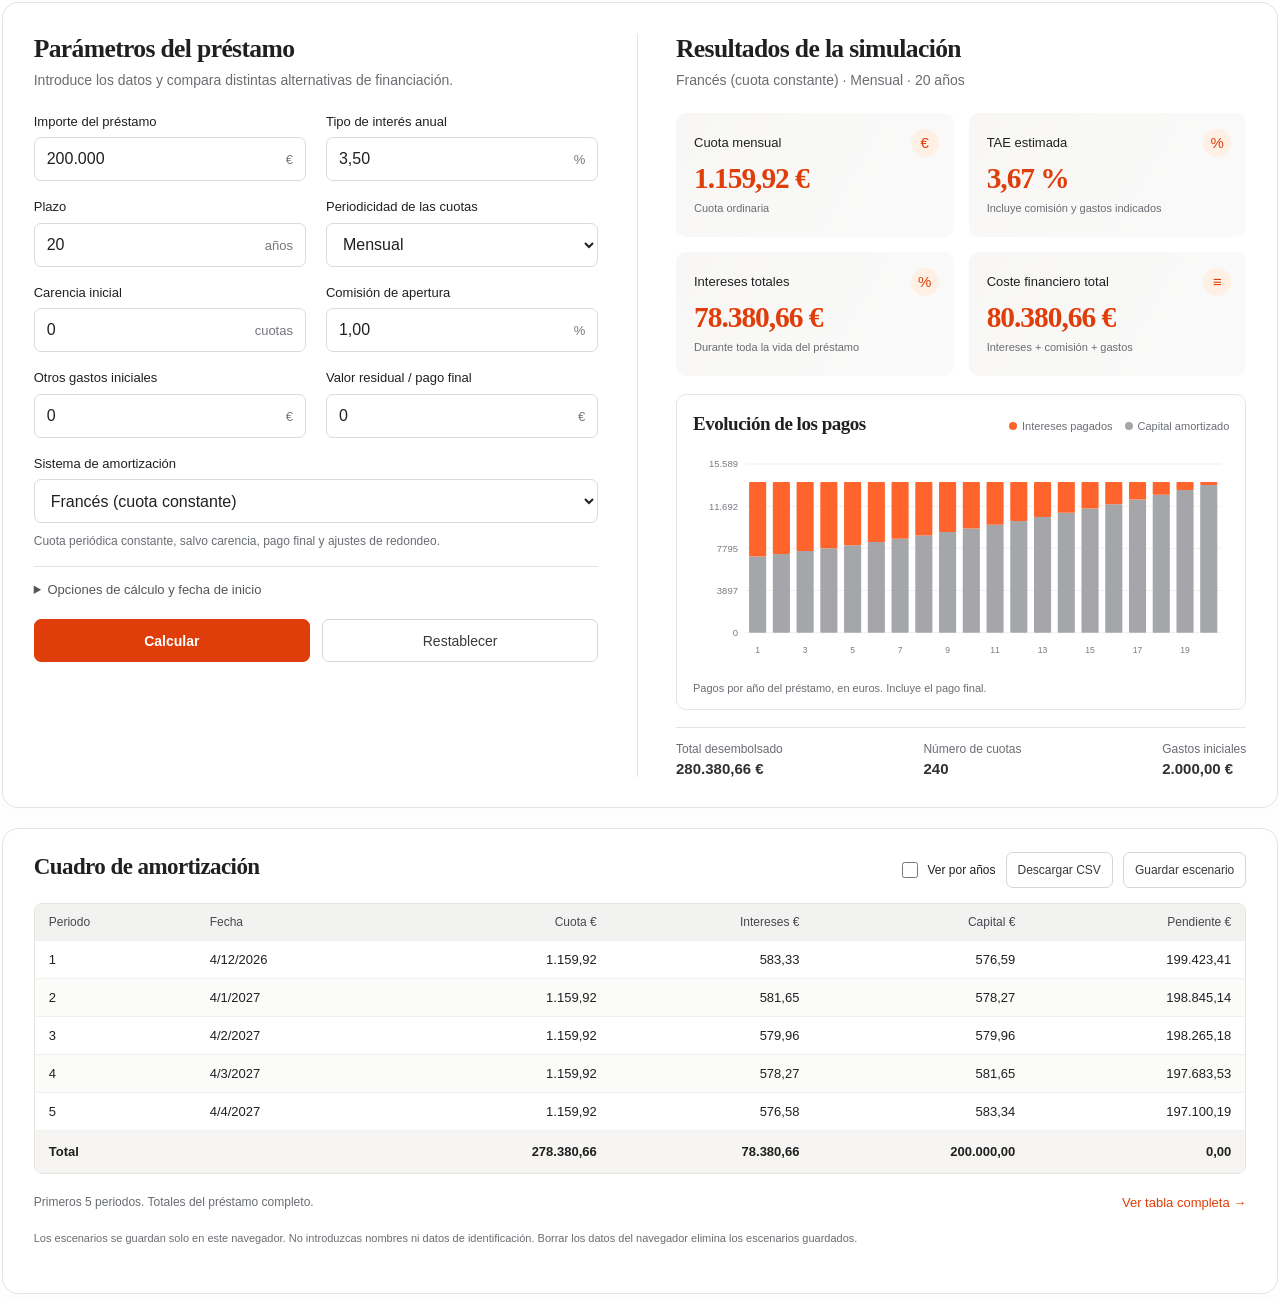
<file: prestamos/panel.html>
<!doctype html>
<html lang="es">
<head>
<meta charset="utf-8">
<meta name="viewport" content="width=device-width,initial-scale=1">
<meta name="robots" content="noindex,follow">
<title>Calculadora de pr&eacute;stamos | JMor Consulting</title>
<style>
:root{color-scheme:light;--ink:#202020;--muted:#696d72;--accent:#df3d09;--line:#e6e4e1;--soft:#f7f6f4;--white:#fff;font-family:Arial,Helvetica,sans-serif;font-size:16px;color:var(--ink)}
*{box-sizing:border-box}body{margin:0;background:#fff}button,input,select{font:inherit}button,a,input,select,summary{touch-action:manipulation}[hidden]{display:none!important}h2,h3{font-family:Georgia,'Times New Roman',serif;font-weight:600;letter-spacing:-.025em}h2{font-size:clamp(22px,2vw,28px);margin:0 0 6px}h3{font-size:20px;margin:0}.intro{margin:0 0 22px;color:var(--muted);font-size:14px;line-height:1.5}.card{border:1px solid var(--line);border-radius:16px;background:var(--white);box-shadow:0 5px 25px #20202006}.dashboard{display:grid;grid-template-columns:minmax(0,1fr) minmax(0,1.08fr);padding:clamp(20px,2.4vw,36px);gap:clamp(24px,3vw,48px)}.results{padding-left:clamp(24px,3vw,48px);border-left:1px solid var(--line);min-width:0}.fields{display:grid;grid-template-columns:repeat(2,minmax(0,1fr));gap:17px 20px}.field{min-width:0}.wide{grid-column:1/-1}.field label{display:block;font-size:13px;margin-bottom:7px;line-height:1.35}.control{position:relative}.control span{position:absolute;right:13px;top:50%;transform:translateY(-50%);color:#74777b;font-size:13px;pointer-events:none}input,select{width:100%;height:44px;border:1px solid #dadbde;border-radius:7px;background:#fff;color:var(--ink);padding:9px 12px;min-width:0;font-size:16px}.control input{padding-right:55px}input:focus,select:focus,button:focus-visible,summary:focus-visible{outline:2px solid var(--accent);outline-offset:3px}input[disabled]{background:var(--soft);color:#7a7a7a}.help{font-size:12px;line-height:1.5;color:var(--muted);margin:9px 0 0}.actions{display:flex;gap:12px;margin-top:22px}.actions button{flex:1}button{cursor:pointer;min-height:43px;border:1px solid #d5d5d6;border-radius:7px;background:#fff;color:#383a3e;font-size:14px;padding:9px 15px}button.primary{background:var(--accent);color:#fff;border-color:var(--accent);font-weight:600}button:hover{filter:brightness(.96)}button:disabled{opacity:.45;cursor:not-allowed}.error{margin:16px 0 0;padding:12px;background:#fff2ee;color:#a92c09;border-radius:7px;font-size:13px;line-height:1.5}.kpis{display:grid;grid-template-columns:repeat(2,minmax(0,1fr));gap:15px;margin:0 0 18px}.kpi{background:linear-gradient(120deg,#f8f7f5,#fafafa);padding:21px 18px;border-radius:10px;min-width:0;position:relative}.kpi dt{font-size:13px;line-height:1.4;margin-bottom:10px;padding-right:20px}.kpi dd{margin:0;font-family:Georgia,'Times New Roman',serif;color:var(--accent);font-size:clamp(23px,2.3vw,35px);font-weight:600;letter-spacing:-.035em;overflow-wrap:anywhere;font-variant-numeric:tabular-nums}.kpi small{font-size:11px;color:var(--muted);display:block;margin-top:7px;min-height:14px}.kpi .icon{position:absolute;right:15px;top:16px;background:#fff0e5;color:var(--accent);width:28px;height:28px;border-radius:50%;display:grid;place-items:center;font-size:15px}.chart-card{padding:18px 16px 12px;border:1px solid var(--line);border-radius:10px}.chart-head{display:flex;gap:12px;justify-content:space-between;align-items:baseline;flex-wrap:wrap;margin-bottom:5px}.chart-head h3{font-size:19px}.legend{display:flex;gap:12px;color:#6b6f74;font-size:11px;flex-wrap:wrap}.legend span:before{content:'';display:inline-block;width:8px;height:8px;margin-right:5px;border-radius:50%;background:#ff642c}.legend span:last-child:before{background:#a4a6a9}#chart{display:block;width:100%;height:240px}.chart-note{font-size:11px;color:var(--muted);margin:0;line-height:1.5}.detail-strip{margin:17px 0 0;display:flex;gap:12px;justify-content:space-between;padding:14px 0 0;border-top:1px solid var(--line);font-size:12px;color:var(--muted);flex-wrap:wrap}.detail-strip strong{display:block;color:#303030;font-size:15px;margin-top:4px}.stale{opacity:.45}.notice{color:#976013;font-size:12px;margin:12px 0 0}.schedule{padding:23px clamp(20px,2.4vw,36px);margin-top:20px}.schedule-head{display:flex;align-items:center;justify-content:space-between;gap:14px;flex-wrap:wrap;margin-bottom:15px}.schedule-head h2{font-size:23px}.table-actions{display:flex;gap:10px;align-items:center;flex-wrap:wrap}.table-actions button{font-size:12px;padding:8px 11px;min-height:36px}.table-actions label{font-size:12px;display:flex;align-items:center;gap:6px}.table-actions input{width:16px;height:16px;accent-color:var(--accent)}.table-scroll{overflow:auto;border:1px solid var(--line);border-radius:8px;max-height:420px}table{border-collapse:collapse;width:100%;font-variant-numeric:tabular-nums;font-size:13px}th,td{padding:11px 14px;text-align:right;white-space:nowrap;border-bottom:1px solid #f0f0ef}th{background:#f2f2f1;font-weight:500;font-size:12px;color:#45494f;position:sticky;top:0;z-index:1}th:first-child,td:first-child,th:nth-child(2),td:nth-child(2){text-align:left}tbody tr:nth-child(even){background:#fbfbfa}tfoot{font-weight:600;background:#f6f5f3}tfoot td{padding-top:13px;padding-bottom:13px}.table-bottom{display:flex;gap:15px;justify-content:space-between;align-items:center;margin-top:12px;flex-wrap:wrap}.table-bottom p{font-size:12px;color:var(--muted);margin:0}.text-button{border:0;color:var(--accent);font-size:13px;min-height:32px;padding:5px 0}.extra{border-top:1px solid var(--line);margin-top:16px;padding-top:15px}summary{cursor:pointer;font-size:13px;color:#555}.extra .fields{margin-top:15px}#saved{display:flex;flex-wrap:wrap;gap:8px;margin-top:14px}.save-note{font-size:11px;color:var(--muted);line-height:1.5;margin-top:12px}.load-note{padding:16px;background:#fbf3e9;font-size:14px;line-height:1.5}.sr-only{position:absolute;width:1px;height:1px;clip-path:inset(50%);overflow:hidden}main{padding:2px 2px 5px}
@media(min-width:1700px){.dashboard{grid-template-columns:minmax(0,.9fr) minmax(0,1.1fr)}.fields{gap:20px 26px}#chart{height:280px}.kpi{padding:25px}}
@media(max-width:899px){.dashboard{grid-template-columns:1fr;gap:28px}.results{padding:25px 0 0;border-left:0;border-top:1px solid var(--line)}.kpi dd{font-size:32px}#chart{height:250px}}
@media(max-width:479px){.dashboard,.schedule{padding:19px 15px}.fields{gap:15px 12px}.field label{font-size:12px}.kpis{gap:10px}.kpi{padding:16px 12px}.kpi dd{font-size:25px}.kpi dt{font-size:12px;padding-right:0;min-height:32px}.kpi .icon{display:none}.kpi small{font-size:10px}.chart-card{padding:14px 9px}.chart-head h3{font-size:18px}#chart{height:210px}.schedule-head h2{font-size:21px}.table-actions{gap:8px}.intro{margin-bottom:18px}.detail-strip{font-size:11px}.detail-strip strong{font-size:13px}th,td{padding:9px 10px}.actions{margin-top:18px}.field.wide-small{grid-column:1/-1}}
@media(prefers-reduced-motion:reduce){*{scroll-behavior:auto!important}}
</style>
</head>
<body><main id="panel-root">
<p id="load-note" class="load-note">Cargando la calculadora&hellip;</p>
<noscript><p class="load-note">Activa JavaScript en tu navegador para utilizar la calculadora.</p></noscript>
<div class="dashboard card">
<form id="loan" novalidate autocomplete="off">
<h2>Par&aacute;metros del pr&eacute;stamo</h2><p class="intro">Introduce los datos y compara distintas alternativas de financiaci&oacute;n.</p>
<div class="fields">
<div class="field"><label for="capital">Importe del pr&eacute;stamo</label><div class="control"><input id="capital" inputmode="decimal" value="200.000"><span>&euro;</span></div></div>
<div class="field"><label for="tipoAnual">Tipo de inter&eacute;s anual</label><div class="control"><input id="tipoAnual" inputmode="decimal" value="3,50"><span>%</span></div></div>
<div class="field"><label for="anos">Plazo</label><div class="control"><input id="anos" inputmode="decimal" value="20"><span>a&ntilde;os</span></div></div>
<div class="field"><label for="frecuencia">Periodicidad de las cuotas</label><select id="frecuencia"><option value="mensual">Mensual</option><option value="trimestral">Trimestral</option><option value="semestral">Semestral</option><option value="anual">Anual</option></select></div>
<div class="field"><label for="carencia">Carencia inicial</label><div class="control"><input id="carencia" inputmode="numeric" value="0"><span>cuotas</span></div></div>
<div class="field"><label for="comisionAperturaPct">Comisi&oacute;n de apertura</label><div class="control"><input id="comisionAperturaPct" inputmode="decimal" value="1,00"><span>%</span></div></div>
<div class="field"><label for="gastosIniciales">Otros gastos iniciales</label><div class="control"><input id="gastosIniciales" inputmode="decimal" value="0"><span>&euro;</span></div></div>
<div class="field"><label for="residual">Valor residual / pago final</label><div class="control"><input id="residual" inputmode="decimal" value="0"><span>&euro;</span></div></div>
<div class="field wide"><label for="sistema">Sistema de amortizaci&oacute;n</label><select id="sistema"><option value="frances">Franc&eacute;s (cuota constante)</option><option value="aleman">Alem&aacute;n (capital constante)</option><option value="americano">Americano (solo intereses)</option></select></div>
</div>
<p class="help" id="system-help">Cuota peri&oacute;dica constante, salvo carencia, pago final y ajustes de redondeo.</p>
<details class="extra"><summary>Opciones de c&aacute;lculo y fecha de inicio</summary><div class="fields">
<div class="field"><label for="convencion">Interpretaci&oacute;n del tipo</label><select id="convencion"><option value="nominal">Nominal (TIN)</option><option value="efectivo">Efectivo anual</option></select></div>
<div class="field"><label for="tipoCarencia">Tipo de carencia</label><select id="tipoCarencia"><option value="parcial">Parcial: solo intereses</option><option value="total">Total: se capitalizan</option></select></div>
<div class="field wide"><label for="fechaInicio">Fecha de la primera cuota</label><input type="date" id="fechaInicio"></div></div><p class="help">La carencia forma parte del plazo total. El tipo nominal se divide entre los periodos del a&ntilde;o; el efectivo se convierte a su tasa peri&oacute;dica equivalente.</p></details>
<div class="actions"><button class="primary" type="submit">Calcular</button><button type="button" id="reset">Restablecer</button></div>
<p id="error" class="error" role="alert" hidden></p>
<p id="notice" class="notice" role="status" hidden>Has cambiado los datos. Pulsa Calcular para actualizar los resultados.</p>
</form>
<section class="results" aria-labelledby="results-title"><h2 id="results-title">Resultados de la simulaci&oacute;n</h2><p class="intro" id="result-caption">Una visi&oacute;n conjunta de las cuotas y el coste financiero.</p>
<div id="numbers" aria-live="polite"><dl class="kpis">
<div class="kpi"><span class="icon" aria-hidden="true">&euro;</span><dt id="quota-label">Cuota mensual</dt><dd id="quota">&mdash;</dd><small id="quota-note">Cuota ordinaria</small></div>
<div class="kpi"><span class="icon" aria-hidden="true">%</span><dt>TAE estimada</dt><dd id="tae">&mdash;</dd><small>Incluye comisi&oacute;n y gastos indicados</small></div>
<div class="kpi"><span class="icon" aria-hidden="true">%</span><dt>Intereses totales</dt><dd id="interest">&mdash;</dd><small>Durante toda la vida del pr&eacute;stamo</small></div>
<div class="kpi"><span class="icon" aria-hidden="true">&equiv;</span><dt>Coste financiero total</dt><dd id="cost">&mdash;</dd><small>Intereses + comisi&oacute;n + gastos</small></div>
</dl>
<div class="chart-card"><div class="chart-head"><h3>Evoluci&oacute;n de los pagos</h3><div class="legend"><span>Intereses pagados</span><span>Capital amortizado</span></div></div><svg id="chart" role="img" aria-label="Pagos anuales de intereses y capital" viewBox="0 0 620 250"></svg><p id="chart-note" class="chart-note">Importes anuales en euros. Cada barra corresponde a un a&ntilde;o del pr&eacute;stamo.</p></div>
<div class="detail-strip"><div>Total desembolsado<strong id="total">&mdash;</strong></div><div>N&uacute;mero de cuotas<strong id="periods">&mdash;</strong></div><div>Gastos iniciales<strong id="expenses">&mdash;</strong></div></div>
</div></section></div>
<section class="schedule card"><div class="schedule-head"><h2>Cuadro de amortizaci&oacute;n</h2><div class="table-actions"><label><input id="annual" type="checkbox">Ver por a&ntilde;os</label><button type="button" id="csv" disabled>Descargar CSV</button><button type="button" id="save" disabled>Guardar escenario</button></div></div>
<div class="table-scroll" tabindex="0" role="region" aria-label="Cuadro de amortizaci&oacute;n desplazable"><table><thead><tr><th>Periodo</th><th>Fecha</th><th>Cuota &euro;</th><th>Intereses &euro;</th><th>Capital &euro;</th><th>Pendiente &euro;</th></tr></thead><tbody id="rows"></tbody><tfoot id="totals"></tfoot></table></div><div class="table-bottom"><p id="table-caption">Primeros 5 periodos. Los totales corresponden al pr&eacute;stamo completo.</p><button class="text-button" id="expand" type="button" aria-expanded="false">Ver tabla completa &rarr;</button></div>
<p class="save-note">Los escenarios se guardan solo en este navegador. No introduzcas nombres ni datos de identificaci&oacute;n. Borrar los datos del navegador elimina los escenarios guardados.</p><div id="saved"></div><p id="storage-note" class="help" role="status"></p>
</section></main>
<script type="module">
import {calcular,validar,FRECUENCIAS,SISTEMAS} from './finanzas.js';
const $=id=>document.getElementById(id), f=$('loan');
const money=new Intl.NumberFormat('es-ES',{style:'currency',currency:'EUR',useGrouping:'always',minimumFractionDigits:2,maximumFractionDigits:2});
const number=new Intl.NumberFormat('es-ES',{useGrouping:'always',minimumFractionDigits:2,maximumFractionDigits:2});
const datefmt=new Intl.DateTimeFormat('es-ES');
const storageKey='jmor:prestamos:panel:escenarios:v1';
const numeric=['capital','tipoAnual','anos','carencia','comisionAperturaPct','gastosIniciales','residual'];
const select=['frecuencia','sistema','convencion','tipoCarencia','fechaInicio'];
let result=null, expanded=false, timer;
const set=(id,v)=>{$(id).textContent=v;};
const decimal=value=>{
 let s=String(value).trim().replace(/[\s\u00a0\u20ac%]/g,'');
 if(!s)return NaN;
 if(!/^[+-]?[\d.,]+$/.test(s))return NaN;
 if(s.includes(',')&&s.includes('.'))s=s.lastIndexOf(',')>s.lastIndexOf('.')?s.replace(/\./g,'').replace(',','.'):s.replace(/,/g,'');
 else if(s.includes(','))s=s.replace(',','.');
 else if(/^[+-]?\d{1,3}(\.\d{3})+$/.test(s))s=s.replace(/\./g,'');
 return Number(s);
};
function params(){const p={};numeric.forEach(k=>p[k]=decimal($(k).value));select.forEach(k=>p[k]=$(k).value);if(p.sistema==='americano')p.residual=0;return p;}
function controls(){const us=$('sistema').value==='americano';$('residual').disabled=us;set('system-help',us?'Se pagan intereses y se devuelve el capital completo al vencimiento.':$('sistema').value==='aleman'?'Se amortiza el mismo capital en cada periodo; la cuota total va disminuyendo.':'Cuota peri\u00f3dica constante, salvo carencia, pago final y ajustes de redondeo.');}
function setValid(ok){['csv','save','expand','annual'].forEach(id=>$(id).disabled=!ok);$('numbers').classList.toggle('stale',!ok);document.querySelector('.table-scroll').classList.toggle('stale',!ok);}
function invalidate(){result=null;setValid(false);$('notice').hidden=false;$('error').hidden=true;controls();}
function submit(){
 controls();const p=params(),errors=[];
 numeric.forEach(k=>{if(!Number.isFinite(p[k]))errors.push('Revisa el campo '+$(k).labels[0].textContent+'.');});
 if(errors.length===0){errors.push(...validar(p));const n=p.anos*(FRECUENCIAS[p.frecuencia]?.periodosPorAno||0);if(n>1200)errors.push('El plazo no puede superar 1.200 cuotas.');if(Math.abs(n-Math.round(n))>1e-8)errors.push('El plazo debe corresponder a un n\u00famero entero de cuotas.');if(!Number.isInteger(p.carencia))errors.push('La carencia debe expresarse en un n\u00famero entero de cuotas.');if(p.comisionAperturaPct<0||p.gastosIniciales<0)errors.push('Las comisiones y gastos no pueden ser negativos.');if(p.capital*p.comisionAperturaPct/100+p.gastosIniciales>=p.capital)errors.push('Los gastos iniciales deben ser menores que el capital recibido.');}
 if(errors.length){result=null;setValid(false);$('notice').hidden=true;$('error').hidden=false;set('error',errors.join(' '));return;}
 try{result=calcular(p);$('error').hidden=true;$('notice').hidden=true;setValid(true);paint();}catch(e){result=null;setValid(false);$('error').hidden=false;set('error',e.message);}
}
function paint(){const r=result.resumen,p=result.parametros;
 const first=result.filas[p.carencia]||result.filas[0];
 const periodNames={mensual:'mensual',trimestral:'trimestral',semestral:'semestral',anual:'anual'};
 set('quota-label',p.sistema==='aleman'?'Primera cuota ordinaria':'Cuota '+periodNames[p.frecuencia]);set('quota',money.format(first.cuota-first.balon));
 set('quota-note',p.carencia>0?'Tras '+p.carencia+' cuotas de carencia':p.sistema==='aleman'?'Cuotas decrecientes':p.sistema==='americano'?'Solo intereses; capital al vencimiento':p.residual>0?'Excluye el pago final adicional':'Cuota ordinaria');
 set('tae',r.taeReal==null?'No calculable':(r.taeReal*100).toLocaleString('es-ES',{minimumFractionDigits:2,maximumFractionDigits:2})+' %');set('interest',money.format(r.totalIntereses));set('cost',money.format(r.costeTotal));set('total',money.format(r.totalDesembolsado));set('periods',String(r.periodos));set('expenses',money.format(r.gastosTotales));
 set('result-caption',SISTEMAS[p.sistema]+' \u00b7 '+FRECUENCIAS[p.frecuencia].etiqueta+' \u00b7 '+p.anos.toLocaleString('es-ES')+' a\u00f1os');
 chart();table();
}
function table(){if(!result)return;const p=result.parametros,r=result.resumen;let data=result.filas;
 if($('annual').checked){data=[];for(let i=0;i<result.filas.length;i+=r.periodosPorAno){const a=result.filas.slice(i,i+r.periodosPorAno),last=a.at(-1);data.push({periodo:'A\u00f1o '+(i/r.periodosPorAno+1),fecha:last.fecha,cuota:a.reduce((s,x)=>s+x.cuota,0),interes:a.reduce((s,x)=>s+x.interes,0),capital:a.reduce((s,x)=>s+x.capital,0),saldoFinal:last.saldoFinal});}}
 const tr=(vals)=>{const row=document.createElement('tr');vals.forEach(v=>{const cell=document.createElement('td');cell.textContent=v;row.append(cell);});return row;};
 $('rows').replaceChildren(...(expanded?data:data.slice(0,5)).map(x=>tr([x.periodo,x.fecha?datefmt.format(new Date(x.fecha)):'\u2014',number.format(x.cuota),number.format(x.interes),number.format(x.capital),number.format(x.saldoFinal)])));
 $('totals').replaceChildren(tr(['Total','',number.format(r.totalCuotas),number.format(r.totalIntereses),number.format(p.capital),'0,00']));
 set('table-caption',(expanded?'Todos los periodos.':'Primeros '+Math.min(5,data.length)+' '+($('annual').checked?'a\u00f1os.':'periodos.'))+' Totales del pr\u00e9stamo completo.');set('expand',expanded?'Ver solo el inicio \u2191':'Ver tabla completa \u2192');$('expand').setAttribute('aria-expanded',String(expanded));
}
function chart(){const ns='http://www.w3.org/2000/svg',svg=$('chart'),r=result.resumen;svg.replaceChildren();const add=(tag,attrs,text)=>{const e=document.createElementNS(ns,tag);Object.entries(attrs).forEach(([k,v])=>e.setAttribute(k,String(v)));if(text!=null)e.textContent=text;svg.append(e);return e;};
 const years=[];result.filas.forEach((x,i)=>{const y=Math.floor(i/r.periodosPorAno);years[y]??={interest:0,capital:0};const paidInterest=Math.min(x.cuota,Math.max(0,x.interes));years[y].interest+=paidInterest;years[y].capital+=Math.max(0,x.cuota-paidInterest);});
 const max=Math.max(...years.map(x=>x.interest+x.capital),1)*1.12,L=61,T=14,H=195,W=549;
 for(let n=0;n<=4;n++){let val=max*n/4,y=T+H-H*n/4;add('line',{x1:L,y1:y,x2:L+W,y2:y,stroke:'#ededeb','stroke-width':1});add('text',{x:L-9,y:y+4,'text-anchor':'end',fill:'#777b80','font-size':11,'font-family':'Arial'},Math.round(val).toLocaleString('es-ES'));}
 const step=W/years.length,bw=Math.max(1,step*.72),labelStep=Math.max(1,Math.ceil(years.length/10));
 years.forEach((v,i)=>{const x=L+i*step+step*.14,ch=H*v.capital/max,ih=H*v.interest/max;const a=add('rect',{x,y:T+H-ch,width:bw,height:ch,fill:'#a4a6a9',rx:1});const b=add('rect',{x,y:T+H-ch-ih,width:bw,height:ih,fill:'#ff642c',rx:1});[a,b].forEach(e=>{const title=document.createElementNS(ns,'title');title.textContent='A\u00f1o '+(i+1)+': capital '+money.format(v.capital)+'; intereses pagados '+money.format(v.interest);e.append(title);});if(i%labelStep===0)add('text',{x:x+bw/2,y:233,'text-anchor':'middle',fill:'#777b80','font-size':10,'font-family':'Arial'},String(i+1));});
 set('chart-note','Pagos por a\u00f1o del pr\u00e9stamo, en euros. Incluye el pago final.'+(result.parametros.tipoCarencia==='total'&&result.parametros.carencia>0?' Durante la carencia total no hay pagos; los intereses se incorporan a la deuda.':''));
}
function download(){if(!result)return;const p=result.parametros,r=result.resumen,dec=x=>Number(x).toFixed(2).replace('.',',');const lines=[['Sistema',SISTEMAS[p.sistema]],['Capital',dec(p.capital)],['Tipo anual (%)',dec(p.tipoAnual)],['Plazo (a\u00f1os)',dec(p.anos)],['Periodicidad',FRECUENCIAS[p.frecuencia].etiqueta],['Convenci\u00f3n',p.convencion],['Carencia (cuotas)',p.carencia],['Tipo de carencia',p.tipoCarencia],['Gastos iniciales',dec(r.gastosTotales)],['Coste financiero total',dec(r.costeTotal)],['Total desembolsado',dec(r.totalDesembolsado)],['TAE (%)',r.taeReal===null?'No calculable':dec(r.taeReal*100)],[],['Periodo','Fecha','Cuota','Intereses','Capital','Pendiente']];result.filas.forEach(x=>lines.push([x.periodo,x.fecha?datefmt.format(new Date(x.fecha)):'',dec(x.cuota),dec(x.interes),dec(x.capital),dec(x.saldoFinal)]));const blob=new Blob(['\ufeff'+lines.map(x=>x.join(';')).join('\r\n')],{type:'text/csv;charset=utf-8'}),url=URL.createObjectURL(blob),a=document.createElement('a');a.href=url;a.download='prestamo-'+p.sistema+'.csv';document.body.append(a);a.click();a.remove();setTimeout(()=>URL.revokeObjectURL(url),1000);}
function stored(){try{const a=JSON.parse(localStorage.getItem(storageKey)||'[]');return Array.isArray(a)?a.filter(x=>x&&x.p&&typeof x.label==='string').slice(-20):[];}catch{return [];}}
function renderSaved(){const a=stored();$('saved').replaceChildren();a.forEach((x,i)=>{const b=document.createElement('button');b.type='button';b.textContent=x.label;b.addEventListener('click',()=>{numeric.forEach(k=>$(k).value=String(x.p[k]??0).replace('.',','));select.forEach(k=>{if(x.p[k])$(k).value=x.p[k];});submit();});$('saved').append(b);});if(a.length){const b=document.createElement('button');b.className='text-button';b.textContent='Borrar escenarios';b.type='button';b.addEventListener('click',()=>{if(confirm('Borrar todos los escenarios guardados en este navegador?')){try{localStorage.removeItem(storageKey);renderSaved();}catch{set('storage-note','No se ha podido acceder al almacenamiento local.');}}});$('saved').append(b);}}
$('save').addEventListener('click',()=>{if(!result)return;try{const a=stored(),label='Escenario '+(a.length+1)+' \u00b7 '+SISTEMAS[result.parametros.sistema].split(' ')[0];a.push({label,p:params()});localStorage.setItem(storageKey,JSON.stringify(a.slice(-20)));renderSaved();set('storage-note','Escenario guardado solo en este navegador.');}catch{set('storage-note','Este navegador no permite guardar escenarios en esta vista. Puedes descargar el CSV.');}});
f.addEventListener('submit',e=>{e.preventDefault();submit();});f.addEventListener('input',invalidate);f.addEventListener('change',invalidate);$('csv').addEventListener('click',download);$('annual').addEventListener('change',table);$('expand').addEventListener('click',()=>{expanded=!expanded;table();});
const today=()=>{const d=new Date();return new Date(d.getTime()-d.getTimezoneOffset()*60000).toISOString().slice(0,10);};
$('reset').addEventListener('click',()=>{HTMLFormElement.prototype.reset.call(f);$('fechaInicio').value=today();expanded=false;$('annual').checked=false;submit();});$('fechaInicio').value=today();
// Only the document height is sent to the approved embedding site; never loan data.
const reportHeight=()=>{clearTimeout(timer);timer=setTimeout(()=>{if(parent!==window)parent.postMessage({type:'jmor-calculator-height',height:Math.ceil($('panel-root').getBoundingClientRect().height)+4},'https://jmor.consulting');},80);};
new ResizeObserver(reportHeight).observe($('panel-root'));
window.addEventListener('message',e=>{if(e.origin==='https://jmor.consulting'&&e.source===parent&&e.data?.type==='jmor-calculator-resize')reportHeight();});
$('load-note').hidden=true;submit();renderSaved();reportHeight();
</script></body></html>
</file>
<file: prestamos/estilos.css>
/* Calculadora de préstamos — identidad JMor Consulting.
   Diseño claro, sobrio y responsive; la lógica de cálculo no se modifica. */

:root {
  --navy: #1f2647;
  --navy-2: #273255;
  --acento: #c64a2d;
  --acento-fuerte: #b64025;
  --fondo: #f6f4f1;
  --superficie: #ffffff;
  --superficie-2: #faf9f7;
  --superficie-3: #f1f0ed;
  --borde: #e2dfda;
  --texto: #1c2130;
  --texto-suave: #68707f;
  --error: #a62d24;
  --radio: 14px;
  --sombra: 0 12px 34px rgba(31, 38, 71, .07);
  --seguro-inf: env(safe-area-inset-bottom, 0px);
}

* { box-sizing: border-box; }
[hidden] { display: none !important; }
html { -webkit-text-size-adjust: 100%; background: var(--fondo); }

body {
  margin: 0;
  padding: 0 0 calc(28px + var(--seguro-inf));
  background:
    radial-gradient(circle at 90% 0%, rgba(198, 74, 45, .055), transparent 24rem),
    var(--fondo);
  color: var(--texto);
  font: 16px/1.5 -apple-system, BlinkMacSystemFont, "Segoe UI", Roboto, "Helvetica Neue", Arial, sans-serif;
  font-variant-numeric: tabular-nums;
}

main {
  max-width: 1120px;
  margin: 0 auto;
  padding: 0 20px;
  display: grid;
  grid-template-columns: repeat(12, minmax(0, 1fr));
  gap: 18px;
}
main > * { min-width: 0; }

form {
  grid-column: span 6;
  display: grid;
  align-content: start;
  gap: 18px;
}
#resultado { grid-column: span 6; align-self: start; }
#bloque-cuadro, #bloque-escenarios, .pie { grid-column: 1 / -1; }

@media (max-width: 860px) {
  main { grid-template-columns: minmax(0, 1fr); padding: 0 14px; }
  form, #resultado, #bloque-cuadro, #bloque-escenarios, .pie { grid-column: 1; }
}

/* --- Cabecera ------------------------------------------------------------ */

.cabecera {
  background: linear-gradient(135deg, #ffffff 0%, #fbfaf8 64%, #f0ece7 100%);
  color: var(--navy);
  border-bottom: 1px solid var(--borde);
  padding: calc(23px + env(safe-area-inset-top, 0px)) 20px 21px;
  margin-bottom: 18px;
  text-align: center;
}
.cabecera::before {
  content: "JMOR CONSULTING · HERRAMIENTA FINANCIERA";
  display: block;
  margin-bottom: 8px;
  color: var(--texto-suave);
  font-size: .69rem;
  font-weight: 700;
  letter-spacing: .12em;
}
.cabecera h1 {
  margin: 0;
  color: var(--navy);
  font-family: Georgia, "Times New Roman", serif;
  font-size: clamp(1.65rem, 1.2rem + 1vw, 2.25rem);
  font-weight: 600;
  letter-spacing: -.025em;
}
.cabecera h1::after { content: "."; color: var(--acento); }
.cabecera p {
  margin: 5px 0 0;
  color: var(--texto-suave);
  font-size: .88rem;
}

/* --- Tarjetas ------------------------------------------------------------ */

.tarjeta {
  background: rgba(255,255,255,.96);
  border: 1px solid var(--borde);
  border-radius: var(--radio);
  padding: 20px;
  box-shadow: var(--sombra);
}
.tarjeta > h2,
.cabecera-tabla h2 {
  margin: 0 0 16px;
  color: var(--navy);
  font-family: Georgia, "Times New Roman", serif;
  font-size: 1.12rem;
  font-weight: 600;
  letter-spacing: -.01em;
  text-transform: none;
}

/* --- Formulario ---------------------------------------------------------- */

.campo { display: grid; gap: 6px; margin-bottom: 15px; }
.tarjeta > .campo:last-child,
.contenido-desplegable > .campo:last-child { margin-bottom: 0; }

.fila {
  display: grid;
  gap: 14px;
  grid-template-columns: minmax(0, 1fr) minmax(0, 1fr);
}
@media (max-width: 520px) {
  .fila { grid-template-columns: minmax(0, 1fr); gap: 0; }
}

label, .etiqueta {
  color: #4d5564;
  font-size: .79rem;
  font-weight: 650;
}

input[type="text"], input[type="date"], select {
  width: 100%;
  min-height: 46px;
  padding: 11px 12px;
  border: 1px solid #d9d6d1;
  border-radius: 9px;
  background: #fff;
  color: var(--texto);
  font: inherit;
  font-size: 16px;
  appearance: none;
  transition: border-color .15s ease, box-shadow .15s ease, background .15s ease;
}
input:hover, select:hover { background: #fdfcfb; }
input:focus-visible, select:focus-visible, button:focus-visible, summary:focus-visible {
  outline: none;
  border-color: var(--acento);
  box-shadow: 0 0 0 3px rgba(198, 74, 45, .12);
}
select {
  background-image:
    linear-gradient(45deg, transparent 50%, var(--texto-suave) 50%),
    linear-gradient(135deg, var(--texto-suave) 50%, transparent 50%);
  background-position: calc(100% - 18px) 50%, calc(100% - 13px) 50%;
  background-size: 5px 5px, 5px 5px;
  background-repeat: no-repeat;
  padding-right: 34px;
}

.entrada-con-sufijo { position: relative; display: flex; align-items: center; }
.entrada-con-sufijo input { padding-right: 54px; }
.sufijo {
  position: absolute;
  right: 12px;
  color: var(--texto-suave);
  font-size: .86rem;
  pointer-events: none;
}

.ayuda { margin: 2px 0 0; color: var(--texto-suave); font-size: .78rem; }
.ayuda.destacada {
  background: #fbf5f2;
  border-left: 3px solid var(--acento);
  padding: 10px 12px;
  border-radius: 0 8px 8px 0;
}

/* Selector segmentado */
.segmentado {
  display: grid;
  grid-template-columns: repeat(3, minmax(0, 1fr));
  gap: 4px;
  padding: 4px;
  border: 1px solid var(--borde);
  border-radius: 10px;
  background: var(--superficie-2);
}
.segmentado label { position: relative; display: block; margin: 0; }
.segmentado input { position: absolute; inset: 0; opacity: 0; pointer-events: none; }
.segmentado span {
  display: block;
  padding: 9px 4px;
  border-radius: 7px;
  color: var(--texto-suave);
  font-size: .84rem;
  font-weight: 650;
  text-align: center;
  cursor: pointer;
}
.segmentado input:checked + span {
  background: var(--navy);
  color: #fff;
  box-shadow: 0 4px 12px rgba(31,38,71,.16);
}

/* Desplegables */
.desplegable summary {
  display: flex;
  align-items: center;
  justify-content: space-between;
  gap: 8px;
  cursor: pointer;
  list-style: none;
}
.desplegable summary::-webkit-details-marker { display: none; }
.desplegable summary h2 {
  margin: 0;
  color: var(--navy);
  font-family: Georgia, "Times New Roman", serif;
  font-size: 1.02rem;
  font-weight: 600;
}
.resumen-desplegable { color: var(--texto-suave); font-size: .82rem; }
.resumen-desplegable::after { content: "  ›"; color: var(--acento); }
.desplegable[open] .resumen-desplegable::after { content: "  ⌄"; }
.contenido-desplegable { padding-top: 16px; }

.errores {
  margin: 0;
  padding: 12px 14px;
  border: 1px solid rgba(166,45,36,.2);
  border-radius: 10px;
  background: #fff1ef;
  color: var(--error);
  font-size: .86rem;
}

/* --- Resultado ----------------------------------------------------------- */

.resultado {
  border-top: 4px solid var(--acento);
  padding-top: 18px;
}
.cuota-principal {
  display: grid;
  gap: 2px;
  margin: 4px 0 20px;
  padding: 18px;
  border-radius: 11px;
  background: linear-gradient(135deg, #faf8f6, #f3f0ec);
}
.etiqueta-cuota { color: var(--texto-suave); font-size: .83rem; font-weight: 600; }
.cuota-principal strong {
  color: var(--acento);
  font-family: Georgia, "Times New Roman", serif;
  font-size: clamp(2.15rem, 1.8rem + 1vw, 2.7rem);
  line-height: 1.08;
  letter-spacing: -.035em;
}
.matiz { color: var(--texto-suave); font-size: .79rem; }

.magnitudes {
  display: grid;
  grid-template-columns: repeat(2, minmax(0, 1fr));
  gap: 10px;
  margin: 0;
}
.magnitudes > div {
  min-height: 82px;
  padding: 13px 14px;
  border: 1px solid var(--borde);
  border-radius: 10px;
  background: var(--superficie-2);
}
.magnitudes dt { color: var(--texto-suave); font-size: .72rem; }
.magnitudes dd {
  margin: 4px 0 0;
  color: var(--navy);
  font-size: 1.04rem;
  font-weight: 700;
}
@media (max-width: 440px) {
  .magnitudes { grid-template-columns: minmax(0, 1fr); }
}

.acciones { display: flex; flex-wrap: wrap; gap: 8px; margin-top: 18px; }
button {
  min-height: 44px;
  padding: 11px 15px;
  border: 1px solid #d8d4cf;
  border-radius: 8px;
  background: #fff;
  color: var(--navy);
  font: inherit;
  font-size: .86rem;
  font-weight: 650;
  cursor: pointer;
  flex: 1 1 auto;
  transition: transform .1s ease, border-color .15s ease, background .15s ease;
}
button:hover { border-color: #bdb8b2; background: #fbfaf8; }
button:active { transform: translateY(1px); }
button.enlace {
  min-height: 0;
  padding: 4px;
  border: 0;
  background: none;
  color: var(--acento);
  font-size: .8rem;
  text-decoration: none;
  flex: 0 0 auto;
}

/* --- Tablas -------------------------------------------------------------- */

.cabecera-tabla {
  display: flex;
  align-items: center;
  justify-content: space-between;
  gap: 12px;
  margin-bottom: 13px;
}
.cabecera-tabla h2 { margin: 0; }
.conmutador { display: flex; align-items: center; gap: 6px; color: var(--texto-suave); font-size: .8rem; }
.conmutador input { width: 18px; height: 18px; accent-color: var(--acento); }

.contenedor-tabla {
  overflow: auto;
  max-height: 65vh;
  border: 1px solid var(--borde);
  border-radius: 10px;
  background: #fff;
  -webkit-overflow-scrolling: touch;
}
table { border-collapse: collapse; width: 100%; font-size: .82rem; }
th, td { padding: 10px 9px; text-align: right; white-space: nowrap; }
th:first-child, td:first-child, th:nth-child(2), td:nth-child(2) { text-align: left; }
thead th {
  position: sticky;
  top: 0;
  z-index: 1;
  border-bottom: 1px solid var(--borde);
  background: #f3f1ee;
  color: #606775;
  font-size: .68rem;
  font-weight: 700;
  letter-spacing: .035em;
  text-transform: uppercase;
}
tbody tr:nth-child(even) { background: #fbfaf9; }
tbody tr:hover { background: #f7f3f0; }

th:first-child, td:first-child {
  position: sticky;
  left: 0;
  border-right: 1px solid var(--borde);
  background: #fff;
}
tbody tr:nth-child(even) td:first-child { background: #fbfaf9; }
thead th:first-child, tfoot td:first-child { z-index: 2; background: #f3f1ee; }
.pista-tabla { margin-top: 8px; }
tbody tr.carencia td { color: var(--texto-suave); font-style: italic; }
tbody tr.balon { font-weight: 700; }
tbody tr.balon td:first-child::after { content: " ●"; color: var(--acento); }
tbody tr.anual { font-weight: 650; }
tfoot td {
  position: sticky;
  bottom: 0;
  border-top: 1px solid var(--borde);
  background: #f3f1ee;
  font-weight: 700;
}
.vacio { padding: 20px; color: var(--texto-suave); font-size: .86rem; text-align: center; }

#tabla-escenarios td:last-child, #tabla-escenarios th:last-child { text-align: right; }
#tabla-escenarios button { min-height: 0; padding: 6px 10px; font-size: .76rem; flex: 0 0 auto; }
.acciones-fila { display: flex; gap: 6px; justify-content: flex-end; }

/* --- Privacidad y disclaimer -------------------------------------------- */

.pie {
  padding: 16px 18px;
  border: 1px solid var(--borde);
  border-left: 4px solid var(--acento);
  border-radius: 11px;
  background: #f7f4f1;
  color: #59616e;
  font-size: .76rem;
}
.pie p { margin: 0 0 8px; }
.pie p:last-child { margin-bottom: 0; }
.pie strong { color: var(--navy); }

.oculto-visual {
  position: absolute;
  width: 1px;
  height: 1px;
  overflow: hidden;
  clip-path: inset(50%);
}

@media (max-width: 520px) {
  body { font-size: 15px; }
  .cabecera { padding-left: 14px; padding-right: 14px; }
  .tarjeta { padding: 16px; }
  table { font-size: .78rem; }
  th, td { padding: 8px 6px; }
}

@media (prefers-reduced-motion: no-preference) {
  .cuota-principal strong { transition: color .2s ease; }
}
</file>
